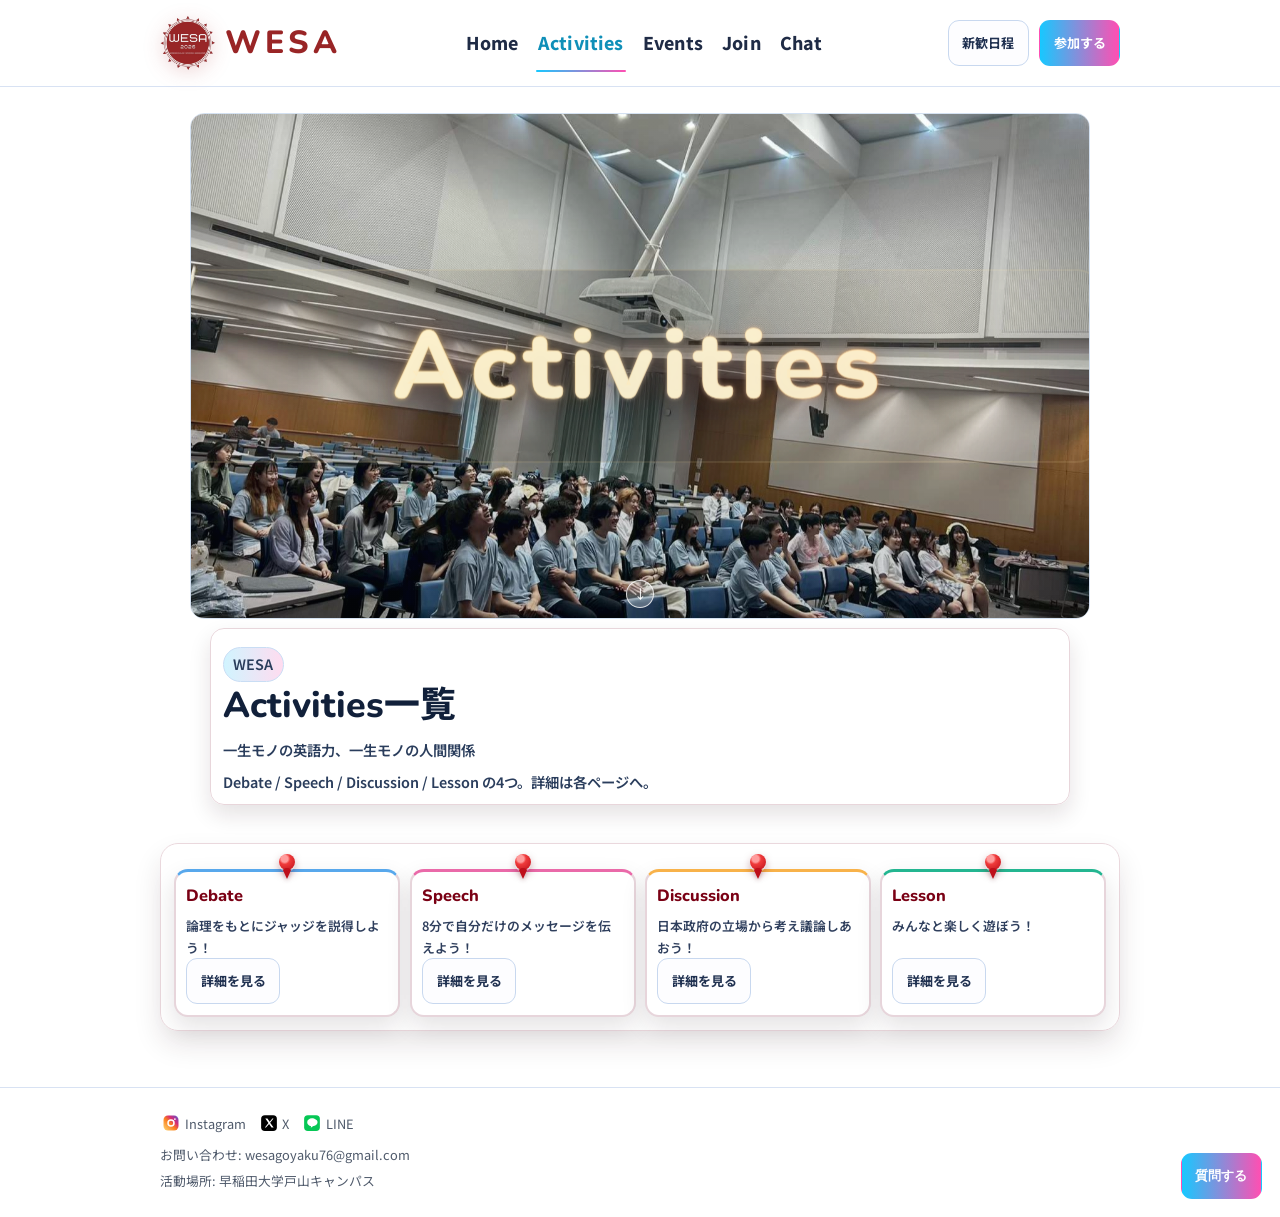
<file: activities.html>
<!DOCTYPE html>
<html lang="ja">
<head>
  <meta charset="UTF-8">
  <meta name="viewport" content="width=device-width, initial-scale=1.0">
  <title>WESA | Activities</title>
  <link rel="preconnect" href="https://fonts.googleapis.com">
  <link rel="preconnect" href="https://fonts.gstatic.com" crossorigin>
  <link href="https://fonts.googleapis.com/css2?family=Noto+Sans+JP:wght@400;700&display=swap" rel="stylesheet">
  <link rel="stylesheet" href="style.css">
</head>
<body class="page-activities">
  <header class="site-header">
    <div class="container header-row">
      <a href="index.html" class="logo logo-with-mark">
        <img class="logo-icon" src="WESA_icon.png" alt="" aria-hidden="true">
        <span class="logo-text">WESA</span>
      </a>
      <nav class="main-nav" aria-label="主要ナビゲーション">
        <a href="index.html">Home</a>
        <a href="index.html" aria-current="page">Activities</a>
        <a href="events.html">Events</a>
        <a href="join.html">Join</a>
        <a href="chat.html">Chat</a>
      </nav>
      <!--
      <a href="index.html" class="logo">Activities</a>
      <nav class="main-nav" aria-label="主要ナビゲーション">
        <a href="index.html">Home</a>
        <a href="index.html" aria-current="page">Activities</a>
        <a href="events.html">Events</a>
        <a href="join.html">Join</a>
        <a href="chat.html">Chat</a>
      </nav>
      -->
      <div class="header-cta">
        <a class="btn btn-secondary" href="events.html">新歓日程</a>
        <a class="btn btn-primary" href="join.html">参加する</a>
      </div>
    </div>
  </header>

  <main>
    <section class="hero">
      <div class="container">
        <div class="hero-media js-reveal">
          <img src="38.jpg" alt="活動一覧">
          <div class="hero-watermark luxe" aria-hidden="true">Activities</div>
          <div class="hero-scroll" aria-hidden="true">↓</div>
        </div>
        <div class="hero-copy js-reveal">
          <p class="wesa-highlight">WESA</p>
          <h1>Activities一覧</h1>
          <p>一生モノの英語力、一生モノの人間関係</p>
          <p>Debate / Speech / Discussion / Lesson の4つ。詳細は各ページへ。</p>
        </div>
      </div>
    </section>

    <section class="section js-reveal">
      <div class="container">
        <div class="grid grid-4">
          <article class="card activities-card debate">
            <h3>Debate</h3>
            <p>論理をもとにジャッジを説得しよう！</p>
            <div class="hero-actions"><a class="btn btn-secondary" href="debate.html">詳細を見る</a></div>
          </article>
          <article class="card activities-card speech">
            <h3>Speech</h3>
            <p>8分で自分だけのメッセージを伝えよう！</p>
            <div class="hero-actions"><a class="btn btn-secondary" href="speech.html">詳細を見る</a></div>
          </article>
          <article class="card activities-card discussion">
            <h3>Discussion</h3>
            <p>日本政府の立場から考え議論しあおう！</p>
            <div class="hero-actions"><a class="btn btn-secondary" href="discussion.html">詳細を見る</a></div>
          </article>
          <article class="card activities-card lesson">
            <h3>Lesson</h3>
            <p>みんなと楽しく遊ぼう！</p>
            <div class="hero-actions"><a class="btn btn-secondary" href="lesson.html">詳細を見る</a></div>
          </article>
        </div>
      </div>
    </section>
  </main>

  <footer class="site-footer">
    <div class="container footer-row">
      <div class="footer-links">
        <a href="https://www.instagram.com/wesa_2026/" target="_blank" rel="noopener noreferrer">Instagram</a>
        <a href="https://x.com/wesa_shinkan" target="_blank" rel="noopener noreferrer">X</a>
        <a href="https://line.me/" target="_blank" rel="noopener noreferrer">LINE</a>
      </div>
      <p>お問い合わせ: wesagoyaku76@gmail.com</p>
      <p>活動場所: 早稲田大学戸山キャンパス</p>
    </div>
  </footer>

  <button class="btn btn-primary chat-fab" data-chat-toggle>質問する</button>
  <aside class="chat-widget" data-chat-panel hidden>
    <h3>質問する</h3>
    <input type="text" data-chat-input placeholder="日程、活動内容、初心者向け情報などを聞いてください。">
    <div class="quick-list">
      <button data-question="schedule">新歓日程を教えて</button>
      <button data-question="beginner">初心者でも参加できる？</button>
      <button data-question="frequency">活動は週何回？</button>
      <button data-question="fee">参加費はある？</button>
      <button data-question="diff">Debate / Speech / Discussion / Lesson の違いは？</button>
    </div>
    <div class="hero-actions"><button class="btn btn-secondary" data-chat-send>回答する</button></div>
    <div class="answer-box" data-chat-answer>質問を選択してください。</div>
    <div class="related-links" data-chat-related></div>
  </aside>

  <script src="main.js" defer></script>
</body>
</html>
</file>
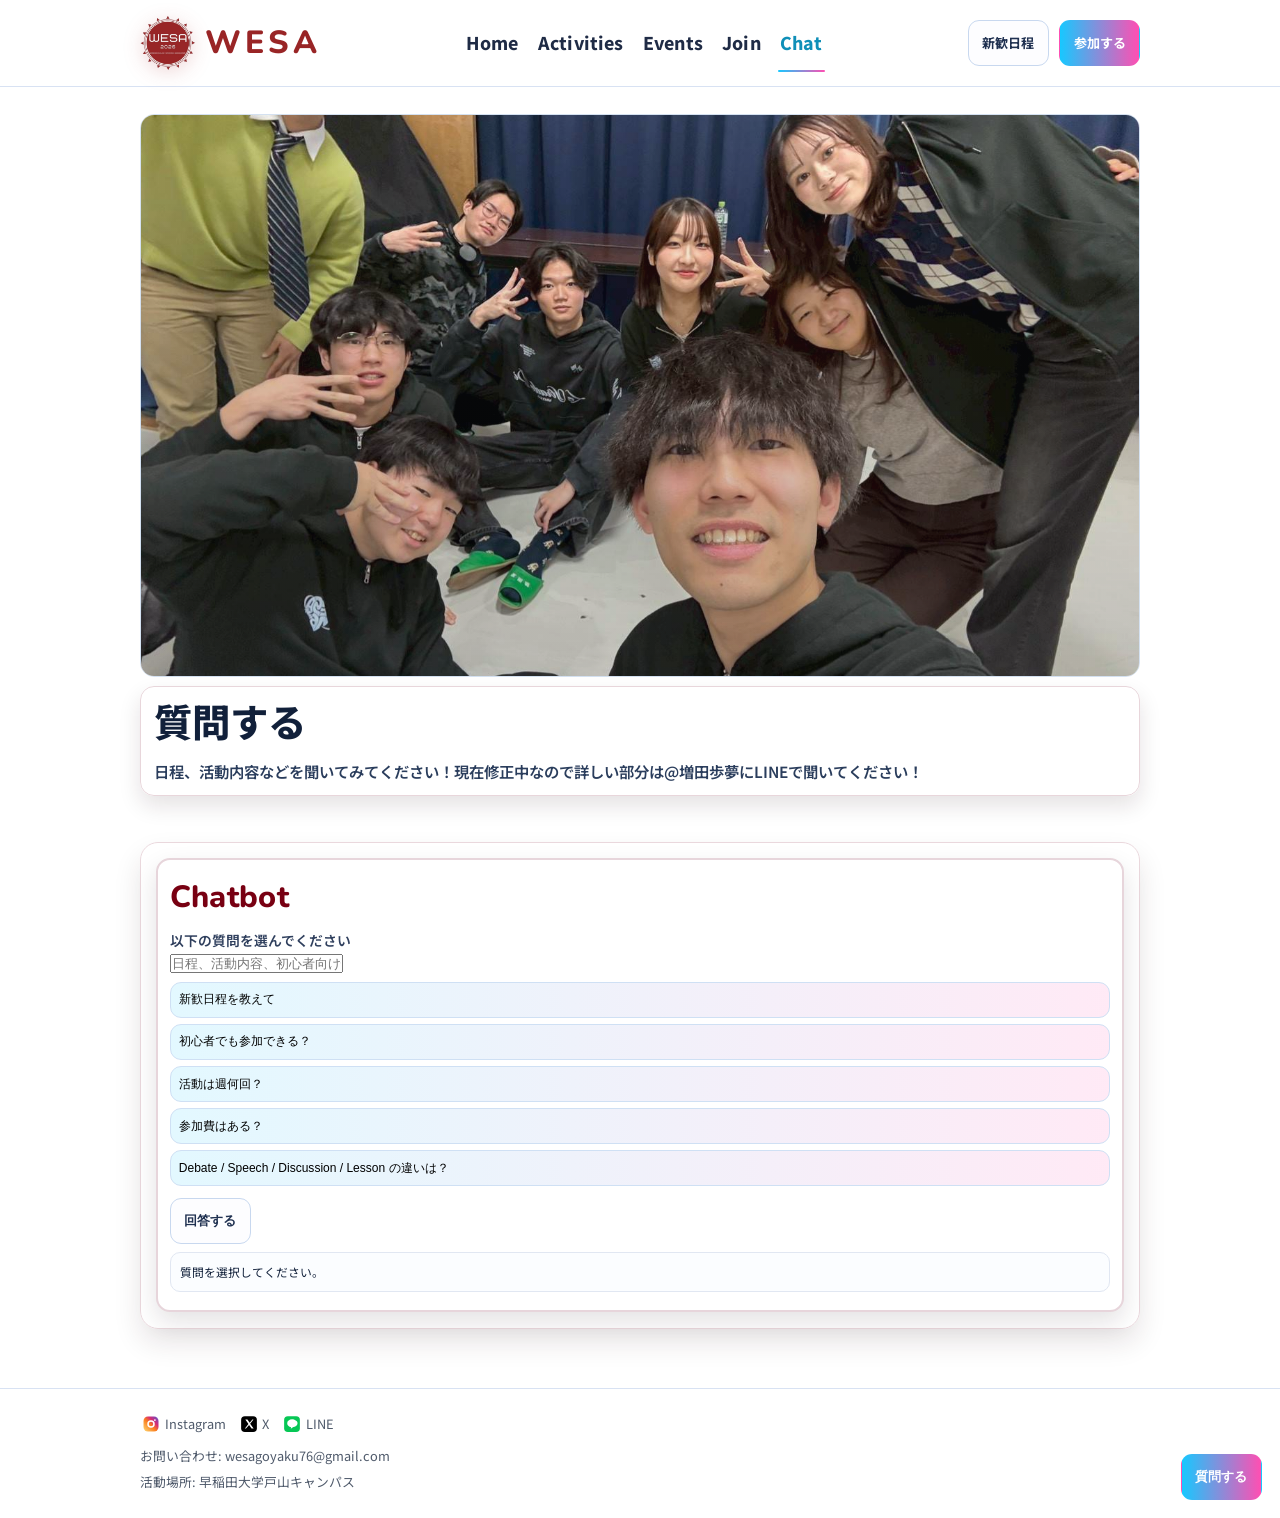
<file: chat.html>
﻿<!DOCTYPE html>
<html lang="ja">
<head>
  <meta charset="UTF-8">
  <meta name="viewport" content="width=device-width, initial-scale=1.0">
  <title>WESA | Chat</title>
  <link rel="preconnect" href="https://fonts.googleapis.com">
  <link rel="preconnect" href="https://fonts.gstatic.com" crossorigin>
  <link href="https://fonts.googleapis.com/css2?family=Noto+Sans+JP:wght@400;700&display=swap" rel="stylesheet">
  <link rel="stylesheet" href="style.css">
</head>
<body>
  <header class="site-header">
    <div class="container header-row">
      <a href="index.html" class="logo logo-with-mark">
        <img class="logo-icon" src="WESA_icon.png" alt="" aria-hidden="true">
        <span class="logo-text">WESA</span>
      </a>
      <!--<a href="index.html" class="logo">Q.A</a>-->
      <nav class="main-nav" aria-label="主要ナビゲーション">
        <a href="index.html">Home</a>
        <a href="activities.html">Activities</a>
        <a href="events.html">Events</a>
        <a href="join.html">Join</a>
        <a href="chat.html" aria-current="page">Chat</a>
      </nav>
      <div class="header-cta">
        <a class="btn btn-secondary" href="events.html">新歓日程</a>
        <a class="btn btn-primary" href="join.html">参加する</a>
      </div>
    </div>
  </header>

  <main>
    <section class="hero">
      <div class="container">
        <div class="hero-media js-reveal">
          <img src="76763.jpg" alt="質問対応イメージ">
        </div>
        <div class="hero-copy js-reveal">
          <h1>質問する</h1>
          <p>日程、活動内容などを聞いてみてください！現在修正中なので詳しい部分は@増田歩夢にLINEで聞いてください！</p>
        </div>
      </div>
    </section>

    <section class="section js-reveal">
      <div class="container">
        <div class="card" data-chat-panel>
          <h2>Chatbot</h2>
          <p>以下の質問を選んでください</p>
          <input type="text" data-chat-input placeholder="日程、活動内容、初心者向け情報などを聞いてください。">
          <div class="quick-list">
            <button data-question="schedule">新歓日程を教えて</button>
            <button data-question="beginner">初心者でも参加できる？</button>
            <button data-question="frequency">活動は週何回？</button>
            <button data-question="fee">参加費はある？</button>
            <button data-question="diff">Debate / Speech / Discussion / Lesson の違いは？</button>
          </div>
          <div class="hero-actions">
            <button class="btn btn-secondary" data-chat-send>回答する</button>
          </div>
          <div class="answer-box" data-chat-answer>質問を選択してください。</div>
          <div class="related-links" data-chat-related></div>
        </div>
      </div>
    </section>
  </main>

  <footer class="site-footer">
    <div class="container footer-row">
      <div class="footer-links">
        <a href="https://www.instagram.com/wesa_2026/" target="_blank" rel="noopener noreferrer">Instagram</a>
        <a href="https://x.com/wesa_shinkan" target="_blank" rel="noopener noreferrer">X</a>
        <a href="https://line.me/" target="_blank" rel="noopener noreferrer">LINE</a>
      </div>
      <p>お問い合わせ: wesagoyaku76@gmail.com</p>
      <p>活動場所: 早稲田大学戸山キャンパス</p>
    </div>
  </footer>

  <button class="btn btn-primary chat-fab" data-chat-toggle>質問する</button>
  <aside class="chat-widget" data-chat-panel hidden>
    <h3>質問する</h3>
    <input type="text" data-chat-input placeholder="日程、活動内容、初心者向け情報などを聞いてください。">
    <div class="quick-list">
      <button data-question="schedule">新歓日程を教えて</button>
      <button data-question="beginner">初心者でも参加できる？</button>
      <button data-question="frequency">活動は週何回？</button>
      <button data-question="fee">参加費はある？</button>
      <button data-question="diff">Debate / Speech / Discussion / Lesson の違いは？</button>
    </div>
    <div class="hero-actions">
      <button class="btn btn-secondary" data-chat-send>回答する</button>
    </div>
    <div class="answer-box" data-chat-answer>質問を選択してください。</div>
    <div class="related-links" data-chat-related></div>
  </aside>

  <script src="main.js" defer></script>
</body>
</html>
</file>
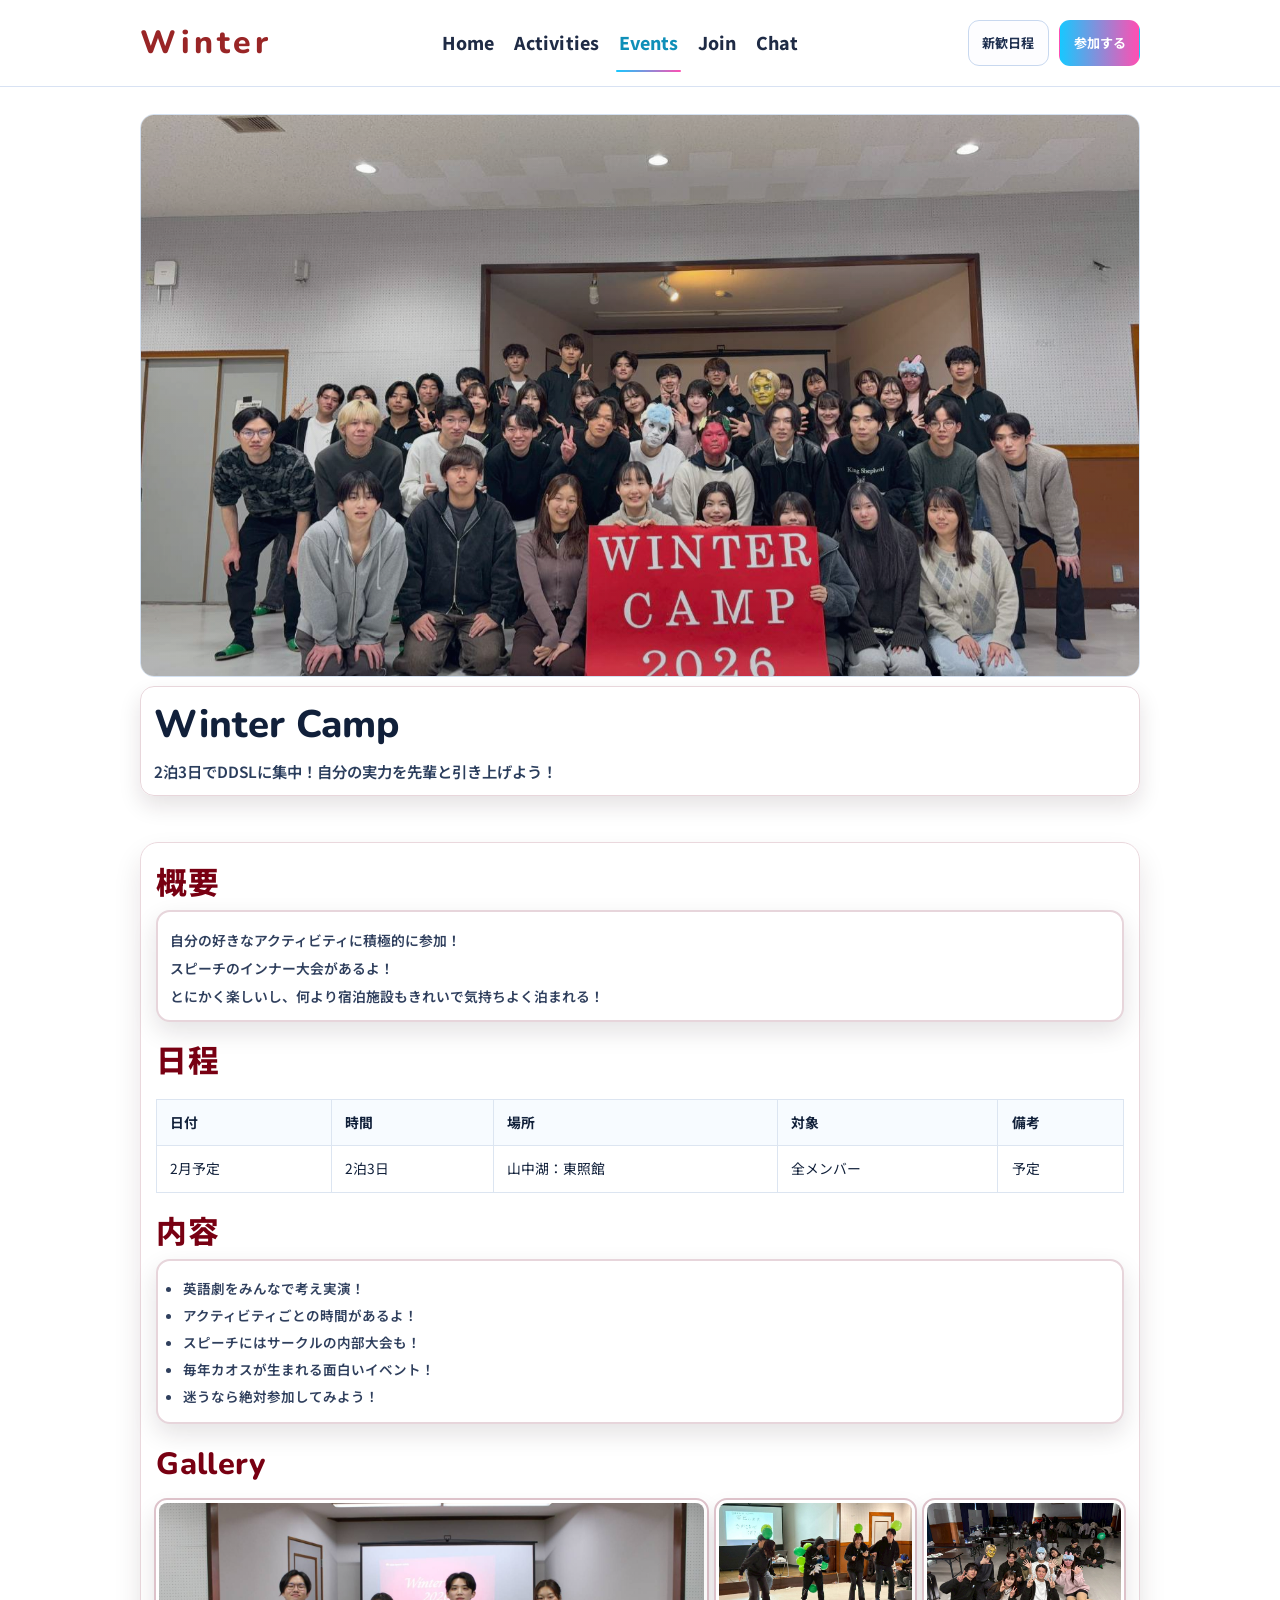
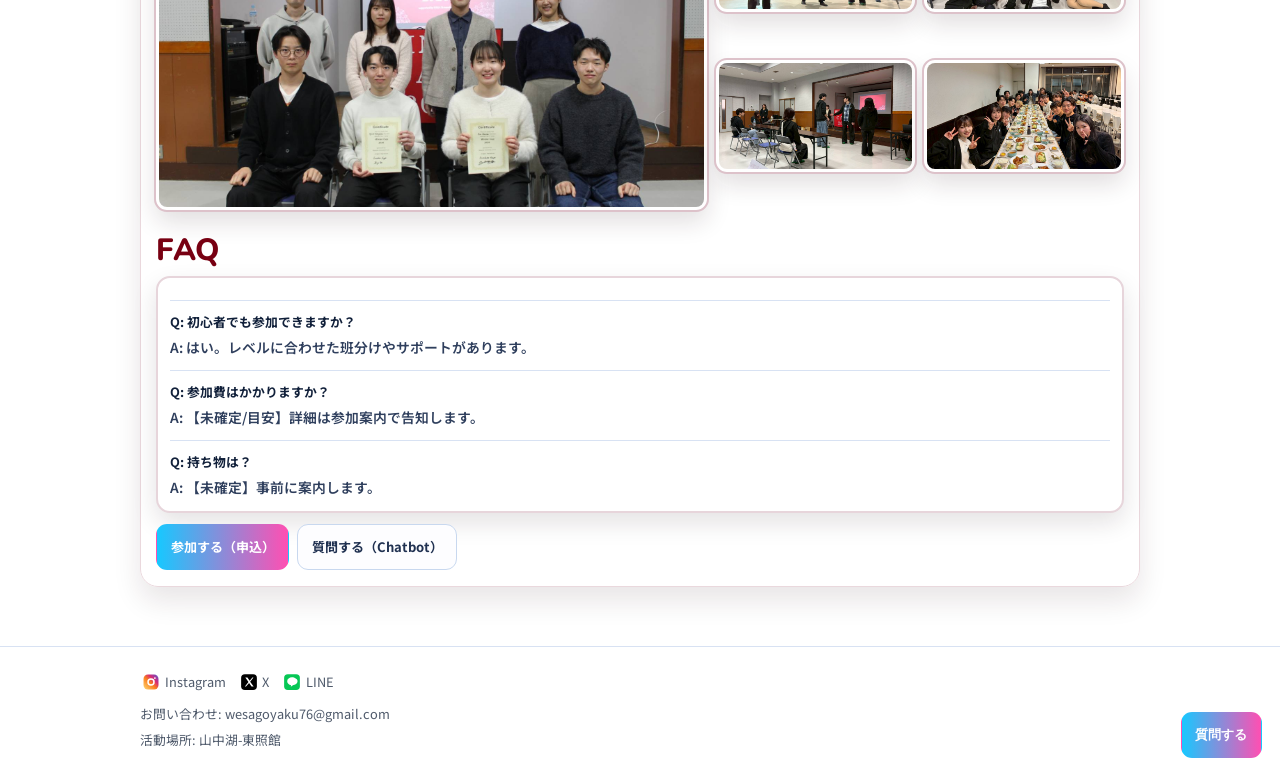
<file: winter-camp.html>
<!DOCTYPE html>
<html lang="ja">
<head>
  <meta charset="UTF-8">
  <meta name="viewport" content="width=device-width, initial-scale=1.0">
  <title>WESA | Winter Camp</title>
  <link rel="preconnect" href="https://fonts.googleapis.com">
  <link rel="preconnect" href="https://fonts.gstatic.com" crossorigin>
  <link href="https://fonts.googleapis.com/css2?family=Noto+Sans+JP:wght@400;700&display=swap" rel="stylesheet">
  <link rel="stylesheet" href="style.css">
</head>
<body class="camp-page">
  <header class="site-header">
    <div class="container header-row">
      <a href="index.html" class="logo">Winter</a>
      <nav class="main-nav" aria-label="主要ナビゲーション">
        <a href="index.html">Home</a>
        <a href="activities.html">Activities</a>
        <a href="index.html" aria-current="page">Events</a>
        <a href="join.html">Join</a>
        <a href="chat.html">Chat</a>
      </nav>
      <div class="header-cta">
        <a class="btn btn-secondary" href="index.html">新歓日程</a>
        <a class="btn btn-primary" href="join.html">参加する</a>
      </div>
    </div>
  </header>

  <main>
    <section class="hero">
      <div class="container">
        <div class="hero-media js-reveal"><img src="7.jpg" alt="Winter Campの写真"></div>
        <div class="hero-copy js-reveal">
          <h1>Winter Camp</h1>
          <p>2泊3日でDDSLに集中！自分の実力を先輩と引き上げよう！</p>
        </div>
      </div>
    </section>

    <section class="section js-reveal">
      <div class="container">
        <h2>概要</h2>
        <article class="card">
          <p>自分の好きなアクティビティに積極的に参加！</p>
          <p>スピーチのインナー大会があるよ！</p>
          <p>とにかく楽しいし、何より宿泊施設もきれいで気持ちよく泊まれる！</p>
        </article>

        <h2 style="margin-top:1.1rem;">日程</h2>
        <div class="table-wrap">
          <table>
            <thead>
              <tr><th>日付</th><th>時間</th><th>場所</th><th>対象</th><th>備考</th></tr>
            </thead>
            <tbody>
              <tr><td>2月予定</td><td>2泊3日</td><td>山中湖：東照館</td><td>全メンバー</td><td>予定</td></tr>
            </tbody>
          </table>
        </div>

        <h2 style="margin-top:1.1rem;">内容</h2>
        <article class="card">
          <ul>
            <li>英語劇をみんなで考え実演！</li>
            <li>アクティビティごとの時間があるよ！</li>
            <li>スピーチにはサークルの内部大会も！</li>
            <li>毎年カオスが生まれる面白いイベント！</li>
            <li>迷うなら絶対参加してみよう！</li>
          </ul>
        </article>

        <h2 style="margin-top:1.1rem;">Gallery</h2>
        <div class="gallery">
          <img class="gallery-main" src="176212_0.jpg" alt="Winter Camp メイン">
          <div class="gallery-mini">
            <img src="176213_0.jpg" alt="Winter Camp 1">
            <img src="176214_0.jpg" alt="Winter Camp 2">
            <img src="176215_0.jpg" alt="Winter Camp 3">
            <img src="176216_0.jpg" alt="Winter Camp 4">
          </div>
        </div>

        <h2 style="margin-top:1.1rem;">FAQ</h2>
        <dl class="card">
          <div class="faq-item"><dt>Q: 初心者でも参加できますか？</dt><dd>A: はい。レベルに合わせた班分けやサポートがあります。</dd></div>
          <div class="faq-item"><dt>Q: 参加費はかかりますか？</dt><dd>A: 【未確定/目安】詳細は参加案内で告知します。</dd></div>
          <div class="faq-item"><dt>Q: 持ち物は？</dt><dd>A: 【未確定】事前に案内します。</dd></div>
        </dl>

        <div class="hero-actions">
          <a class="btn btn-primary" href="join.html">参加する（申込）</a>
          <a class="btn btn-secondary" href="chat.html">質問する（Chatbot）</a>
        </div>
      </div>
    </section>
  </main>

  <footer class="site-footer">
    <div class="container footer-row">
      <div class="footer-links">
        <a href="https://www.instagram.com/wesa_2026/" target="_blank" rel="noopener noreferrer">Instagram</a>
        <a href="https://x.com/wesa_shinkan" target="_blank" rel="noopener noreferrer">X</a>
        <a href="https://line.me/" target="_blank" rel="noopener noreferrer">LINE</a>
      </div>
      <p>お問い合わせ: wesagoyaku76@gmail.com</p>
      <p>活動場所: 山中湖-東照館</p>
    </div>
  </footer>

  <button class="btn btn-primary chat-fab" data-chat-toggle>質問する</button>
  <aside class="chat-widget" data-chat-panel hidden>
    <h3>質問する</h3>
    <input type="text" data-chat-input placeholder="日程、活動内容、初心者向け情報などを聞いてください。">
    <div class="quick-list">
      <button data-question="schedule">新歓日程を教えて</button>
      <button data-question="beginner">初心者でも参加できる？</button>
      <button data-question="frequency">活動は週何回？</button>
      <button data-question="fee">参加費はある？</button>
      <button data-question="diff">Debate / Speech / Discussion / Lesson の違いは？</button>
    </div>
    <div class="hero-actions"><button class="btn btn-secondary" data-chat-send>回答する</button></div>
    <div class="answer-box" data-chat-answer>質問を選択してください。</div>
    <div class="related-links" data-chat-related></div>
  </aside>

  <script src="main.js" defer></script>
</body>
</html>
</file>
<file: style.css>
﻿@import url('https://fonts.googleapis.com/css2?family=Noto+Sans+JP:wght@400;500;700;800&family=Nunito:wght@700;800&display=swap');

:root {
  --text: #11203a;
  --muted: #4f607d;
  --line: #d8e2f3;
  --card: #ffffff;
  --shadow: 0 9px 24px rgba(22, 34, 68, 0.12);
  --radius: 14px;
  --accent-a: #17c8ff;
  --accent-b: #ff4fb2;
  --accent-c: #7657ff;
  --dur-fast: 820ms;
  --dur-mid: 1280ms;
  --ease-pop: cubic-bezier(0.2, 0.9, 0.22, 1.12);
}

* {
  box-sizing: border-box;
  margin: 0;
  padding: 0;
}

html {
  width: 100%;
  font-size: 80%;
}

body {
  width: 100%;
}

body {
  font-family: "Noto Sans JP", "Hiragino Kaku Gothic ProN", Meiryo, sans-serif;
  color: var(--text);
  font-size: 1rem;
  background: #ffffff;
  line-height: 1.7;
  opacity: 1;
  transform: none;
  transition: opacity var(--dur-mid) ease, transform var(--dur-mid) ease;
  position: relative;
  overflow-x: hidden;
}

body::before,
body::after {
  content: "";
  position: fixed;
  inset: 0;
  pointer-events: none;
  z-index: -1;
}

body::before {
  background: none;
  background-repeat: no-repeat;
  opacity: 0;
  filter: blur(100px);
  animation: mesh-float 26s ease-in-out infinite alternate;
}

body::after {
  background: none;
  opacity: 0;
}

body.page-ready {
  opacity: 1;
  transform: translateY(0);
}

body.page-leave {
  opacity: 0;
  transform: translateY(10px);
}

a {
  color: inherit;
  text-decoration: none;
}

img {
  display: block;
  width: 100%;
  height: auto;
}

.container {
  width: min(1000px, 88vw);
  margin: 0 auto;
}

.site-header {
  position: fixed;
  inset: 0 0 auto 0;
  z-index: 100;
  background: rgba(255, 255, 255, 0.9);
  border-bottom: 1px solid var(--line);
  backdrop-filter: blur(9px);
  transition: box-shadow var(--dur-fast) ease;
}

.site-header.is-scrolled {
  box-shadow: 0 10px 26px rgba(19, 34, 71, 0.15);
}

.header-row {
  min-height: 86px;
  display: flex;
  align-items: center;
  justify-content: space-between;
  gap: 1rem;
  flex-wrap: nowrap;
}

.logo {
  font-family: "Nunito", "Noto Sans JP", sans-serif;
  font-weight: 800;
  letter-spacing: 0.12em;
  font-size: clamp(1.8rem, 3vw, 2.5rem);
  color: rgb(153, 37, 38);
  /* background: linear-gradient(90deg, var(--accent-a), var(--accent-b));
  -webkit-background-clip: text;
  background-clip: text;
  color: transparent;
  text-shadow: 0 2px 0 rgba(17, 32, 58, 0.08); */
}

.logo-with-mark {
  display: inline-flex;
  align-items: center;
  gap: 0.72rem;
}

.logo-icon {
  width: clamp(42px, 4.4vw, 56px);
  aspect-ratio: 1;
  flex: 0 0 auto;
  display: block;
  filter: drop-shadow(0 4px 10px rgba(166, 31, 36, 0.18));
}

.logo-text {
  display: inline-block;
}

.main-nav {
  display: flex;
  gap: 1.18rem;
  font-size: 1.12rem;
  color: #1f2b45;
  flex-wrap: nowrap;
  white-space: nowrap;
}

.main-nav a,
.footer-links a {
  position: relative;
  padding: 0.48rem 0.16rem;
  transition: color var(--dur-fast) ease;
}

.main-nav a {
  display: inline-flex;
  align-items: center;
  min-height: 54px;
  font-size: clamp(1.16rem, 1.7vw, 1.38rem);
  font-weight: 800;
  letter-spacing: 0.01em;
  white-space: nowrap;
}

.main-nav a:hover,
.main-nav a[aria-current="page"],
.footer-links a:hover {
  color: #0f8fb8;
}

.main-nav a::after,
.footer-links a::after {
  content: "";
  position: absolute;
  left: 0;
  right: 0;
  bottom: -2px;
  height: 2px;
  border-radius: 999px;
  background: linear-gradient(90deg, var(--accent-a), var(--accent-b));
  transform-origin: left center;
  transform: scaleX(0);
  transition: transform var(--dur-mid) var(--ease-pop);
}

.main-nav a:hover::after,
.main-nav a[aria-current="page"]::after,
.footer-links a:hover::after {
  transform: scaleX(1);
}

.header-cta {
  display: flex;
  gap: 0.8rem;
  flex-wrap: nowrap;
  white-space: nowrap;
}

.btn {
  position: relative;
  overflow: hidden;
  display: inline-flex;
  align-items: center;
  justify-content: center;
  min-height: 46px;
  padding: 0 1.05rem;
  border: 1px solid var(--line);
  border-radius: 11px;
  background: #fff;
  font-size: 1.02rem;
  font-weight: 700;
  transition: transform var(--dur-fast) var(--ease-pop), border-color var(--dur-fast) ease, box-shadow var(--dur-fast) ease;
}

.btn::before {
  content: "";
  position: absolute;
  inset: 0;
  background: linear-gradient(110deg, transparent 10%, rgba(255, 255, 255, 0.44) 44%, transparent 82%);
  transform: translateX(-120%);
  transition: transform 780ms ease;
}

.btn:hover::before {
  transform: translateX(120%);
}

.btn:hover {
  transform: translateY(-3px);
  box-shadow: 0 12px 24px rgba(20, 34, 64, 0.15);
}

.btn.is-pressed {
  transform: scale(0.95);
}

.btn-primary {
  background: linear-gradient(90deg, var(--accent-a), var(--accent-b));
  border-color: transparent;
  color: #fff;
}

.btn-secondary {
  border-color: #c8d8ef;
  color: #203151;
  background: #fdfdff;
}

.header-cta .btn-primary {
  animation: cta-pulse 4s ease-in-out infinite;
}

main {
  padding-top: 106px;
}

.hero {
  padding: 0.65rem 0 1.7rem;
}

.hero-media {
  position: relative;
  aspect-ratio: 16 / 9;
  border-radius: var(--radius);
  overflow: hidden;
  border: 1px solid #d4e1f1;
}

.hero-media img {
  height: 100%;
  object-fit: cover;
  transform: scale(1.03);
  animation: hero-in var(--dur-mid) var(--ease-pop) both;
}

.hero-media::after {
  content: "";
  position: absolute;
  inset: 0;
  background: linear-gradient(180deg, rgba(255, 255, 255, 0.04), rgba(10, 20, 36, 0.2));
}

.hero-watermark {
  position: absolute;
  left: 50%;
  top: 50%;
  transform: translate(-50%, -50%);
  z-index: 2;
  text-align: center;
  width: min(92%, 1040px);
  color: rgba(255, 255, 255, 0.82);
  font-family: "Nunito", "Noto Sans JP", sans-serif;
  font-size: clamp(2.8rem, 10vw, 7.4rem);
  font-weight: 800;
  letter-spacing: 0.06em;
  text-shadow: 0 8px 26px rgba(12, 20, 33, 0.2);
}

.hero-watermark::before {
  content: "";
  position: absolute;
  inset: -8% -4%;
  z-index: -1;
  border-radius: 26px;
  backdrop-filter: blur(2px);
  background: radial-gradient(circle at center, rgba(0, 0, 0, 0.14), rgba(255, 255, 255, 0.09) 68%, transparent 100%);
}

.hero-watermark.luxe {
  color: rgba(255, 246, 214, 0.9);
  letter-spacing: 0.08em;
  -webkit-text-stroke: 1px rgba(255, 234, 186, 0.65);
  text-shadow:
    0 10px 24px rgba(10, 12, 25, 0.38),
    0 0 24px rgba(255, 199, 92, 0.24),
    0 0 40px rgba(224, 64, 120, 0.15);
  background: linear-gradient(120deg, rgba(255, 244, 207, 0.92), rgba(255, 214, 124, 0.92) 34%, rgba(255, 240, 214, 0.94) 52%, rgba(252, 164, 88, 0.9) 78%, rgba(255, 232, 188, 0.92));
  -webkit-background-clip: text;
  background-clip: text;
  animation: watermark-slide-in 980ms cubic-bezier(0.2, 0.9, 0.22, 1.04) 120ms both, luxe-sheen 5.2s linear 1.2s infinite;
}

.hero-watermark.luxe::before {
  inset: -10% -6%;
  background: radial-gradient(circle at center, rgba(2, 4, 10, 0.26), rgba(255, 232, 188, 0.12) 64%, transparent 100%);
  border: 1px solid rgba(255, 227, 172, 0.2);
}

.hero-scroll {
  position: absolute;
  left: 50%;
  bottom: 10px;
  transform: translateX(-50%);
  z-index: 3;
  width: 28px;
  height: 28px;
  border-radius: 999px;
  border: 1px solid rgba(255, 255, 255, 0.78);
  background: rgba(255, 255, 255, 0.28);
  color: #fff;
  display: grid;
  place-items: center;
  animation: scroll-pop 2.8s ease-in-out infinite;
}

.hero-copy {
  margin-top: 0.75rem;
  padding: 0.9rem 1rem;
  width: 100%;
  max-width: 100%;
  background: rgba(255, 255, 255, 0.92);
  border: 1px solid #e8d6db;
  border-radius: 14px;
  box-shadow: 0 10px 22px rgba(44, 18, 28, 0.12);
}

.hero h1,
.hero h2 {
  font-family: "Nunito", "Noto Sans JP", sans-serif;
  font-size: clamp(1.85rem, 4.2vw, 3rem);
  font-weight: 800;
  line-height: 1.35;
}

.hero p {
  margin-top: 0.58rem;
  color: #2a3d5c;
  font-size: clamp(1rem, 2vw, 1.2rem);
  font-weight: 600;
}

.hero-catchcopy {
  position: relative;
  display: inline-flex;
  width: fit-content;
  max-width: 100%;
  margin-top: 0.35rem;
  padding: 0.24rem 1.05rem 0.32rem;
  font-size: clamp(0.86rem, 2.9vw, 2.75rem);
  font-weight: 900;
  letter-spacing: 0.025em;
  white-space: nowrap;
  word-break: keep-all;
  color: #0b1c38;
  text-shadow: 0 6px 18px rgba(19, 42, 79, 0.24);
  border-radius: 12px;
  background: linear-gradient(90deg, rgba(255, 255, 255, 0.84), rgba(255, 246, 248, 0.82));
  clip-path: none;
  animation: catchcopy-glow 3.4s ease-in-out 800ms infinite;
}

.hero-catchcopy::after {
  content: "";
  position: absolute;
  left: 0.62rem;
  right: 0.62rem;
  bottom: -6px;
  height: 4px;
  border-radius: 999px;
  background: linear-gradient(90deg, #8e0000, #e64078);
  opacity: 0.9;
}

.hero-actions {
  margin-top: 0.9rem;
  display: flex;
  flex-wrap: wrap;
  gap: 0.62rem;
}

.section {
  padding: 1.8rem 0;
}

.section > .container {
  background: rgba(255, 255, 255, 0.92);
  border: 1px solid #ead8dd;
  border-radius: 18px;
  padding: clamp(0.9rem, 2vw, 1.2rem);
  box-shadow: 0 14px 28px rgba(44, 18, 28, 0.11);
}

.section h2 {
  font-family: "Nunito", "Noto Sans JP", sans-serif;
  font-size: clamp(1.7rem, 3.4vw, 2.4rem);
  font-weight: 800;
  color: #780012;
}

.section > .container > p {
  margin-top: 0.52rem;
  color: #2e4161;
  font-size: clamp(1rem, 1.8vw, 1.14rem);
  font-weight: 600;
}

.grid {
  margin-top: 0.9rem;
  display: grid;
  gap: 0.9rem;
}

.grid-3 {
  grid-template-columns: repeat(3, minmax(0, 1fr));
}

.grid-4 {
  grid-template-columns: repeat(4, minmax(0, 1fr));
}

.grid-5 {
  grid-template-columns: repeat(5, minmax(0, 1fr));
}

.card {
  position: relative;
  background: #ffffff;
  border: 2px solid #e7d5db;
  border-radius: var(--radius);
  box-shadow: 0 10px 24px rgba(34, 20, 28, 0.12);
  padding: 0.9rem;
}

.card h3 {
  font-family: "Nunito", "Noto Sans JP", sans-serif;
  font-size: clamp(1.12rem, 2.2vw, 1.48rem);
  font-weight: 800;
  color: #7a0014;
}

.card p,
.card li,
.card dd {
  margin-top: 0.38rem;
  color: #2f3f5d;
  font-size: clamp(0.96rem, 1.7vw, 1.08rem);
  font-weight: 600;
}

.card ul {
  margin: 0.45rem 0 0.2rem 1rem;
}

.meta {
  color: #647089;
  font-size: 0.94rem;
}

.activities-card {
  display: flex;
  flex-direction: column;
  border-top: 3px solid transparent;
  transition: transform var(--dur-fast) var(--ease-pop), box-shadow var(--dur-fast) ease, background-color var(--dur-fast) ease;
}

.activities-card .hero-actions {
  margin-top: auto;
}

.activities-card::after {
  content: "";
  position: absolute;
  left: 11px;
  right: 11px;
  bottom: 10px;
  height: 2px;
  border-radius: 999px;
  background: linear-gradient(90deg, var(--accent-a), var(--accent-b));
  transform-origin: left center;
  transform: scaleX(0);
  transition: transform var(--dur-mid) var(--ease-pop);
}

.activities-card::before {
  content: "";
  position: absolute;
  top: 8px;
  right: 8px;
  width: 14px;
  height: 14px;
  border-radius: 999px;
  background: rgba(23, 200, 255, 0.35);
  opacity: 0;
  transform: scale(0.5);
  transition: opacity var(--dur-fast) ease, transform var(--dur-fast) var(--ease-pop);
}

.activities-card:hover {
  transform: translateY(-4px) scale(1.03);
  box-shadow: 0 16px 30px rgba(22, 34, 68, 0.18);
}

.activities-card:hover::after {
  transform: scaleX(1);
}

.activities-card:hover::before {
  opacity: 1;
  transform: scale(1.2);
}

.activities-card.debate {
  border-top-color: #58a8ec;
}

.activities-card.speech {
  border-top-color: #ea6aa9;
}

.activities-card.discussion {
  border-top-color: #f8b24a;
}

.activities-card.lesson {
  border-top-color: #24b691;
}

.activities-card.debate:hover {
  background: rgba(88, 168, 236, 0.15);
}

.activities-card.speech:hover {
  background: rgba(234, 106, 169, 0.15);
}

.activities-card.discussion:hover {
  background: rgba(248, 178, 74, 0.17);
}

.activities-card.lesson:hover {
  background: rgba(36, 182, 145, 0.16);
}

.events-card {
  transition: transform var(--dur-fast) var(--ease-pop), box-shadow var(--dur-fast) ease, background-color var(--dur-fast) ease;
}

.events-card::after {
  content: "";
  position: absolute;
  left: 11px;
  right: 11px;
  bottom: 10px;
  height: 2px;
  border-radius: 999px;
  background: linear-gradient(90deg, #ff8b3d, #ff4fb2);
  transform-origin: left center;
  transform: scaleX(0);
  transition: transform var(--dur-mid) var(--ease-pop);
}

.events-card::before {
  content: "";
  position: absolute;
  top: 10px;
  right: 10px;
  width: 12px;
  height: 12px;
  border-radius: 999px;
  background: rgba(255, 139, 61, 0.36);
  opacity: 0;
  transform: scale(0.5);
  transition: opacity var(--dur-fast) ease, transform var(--dur-fast) var(--ease-pop);
}

.events-card:hover {
  transform: translateY(-4px) scale(1.02);
  box-shadow: 0 16px 30px rgba(22, 34, 68, 0.18);
  background: rgba(255, 143, 94, 0.09);
}

.events-card:hover::after {
  transform: scaleX(1);
}

.events-card:hover::before {
  opacity: 1;
  transform: scale(1.2);
}

.timeline {
  margin-top: 1rem;
  display: flex;
  flex-wrap: wrap;
  gap: 0.5rem;
}

.timeline-step {
  display: inline-flex;
  align-items: center;
  min-height: 37px;
  padding: 0 0.8rem;
  border-radius: 999px;
  border: 1px solid #d2e0f0;
  background: #fcfdff;
  font-size: 1.03rem;
}

.power-grid {
  margin-top: 1rem;
  display: grid;
  grid-template-columns: repeat(2, minmax(0, 1fr));
  gap: 0.7rem;
}

.power-item {
  display: grid;
  grid-template-columns: 22px 1fr;
  gap: 0.6rem;
}

.power-dot {
  width: 15px;
  height: 15px;
  border-radius: 999px;
  margin-top: 0.26rem;
  background: linear-gradient(180deg, var(--accent-a), var(--accent-b));
}

.step-grid {
  margin-top: 0.95rem;
  display: grid;
  grid-template-columns: repeat(3, minmax(0, 1fr));
  gap: 0.8rem;
}

.step-card {
  border: 1px dashed #c6d7ef;
  background: #fbfcff;
}

.tab-head {
  display: flex;
  gap: 0.5rem;
  margin-top: 0.6rem;
}

.tab-btn {
  min-height: 35px;
  padding: 0 0.8rem;
  border: 1px solid #d4deec;
  border-radius: 999px;
  background: #fff;
  font-size: 0.95rem;
  cursor: pointer;
}

.tab-btn[aria-selected="true"] {
  border-color: #99cdee;
  background: linear-gradient(90deg, rgba(44, 200, 242, 0.2), rgba(255, 94, 178, 0.2));
}

.tab-panel {
  margin-top: 0.7rem;
}

.tab-panel[hidden] {
  display: none;
}

.table-wrap {
  overflow-x: auto;
  margin-top: 0.8rem;
}

table {
  width: 100%;
  border-collapse: collapse;
  font-size: 1rem;
}

th,
td {
  border: 1px solid #dce5f1;
  padding: 0.62rem;
  text-align: left;
  vertical-align: top;
}

th {
  background: #f7fbff;
  font-weight: 700;
}

.wide-schedule-table {
  min-width: 980px;
}

.wide-schedule-table th,
.wide-schedule-table td {
  padding: 0.82rem 1rem;
}

.camp-page .table-wrap table {
  font-size: 1.08rem;
}

.camp-page .table-wrap th,
.camp-page .table-wrap td {
  padding: 0.86rem 1.02rem;
}

.camp-page .section article.card > ul li,
.camp-page .event-detail-list li {
  font-size: 1.06rem;
  line-height: 1.62;
}

.gallery {
  margin-top: 0.8rem;
  display: grid;
  grid-template-columns: 1.35fr 1fr;
  gap: 0.72rem;
}

.gallery-main,
.gallery-mini img {
  border-radius: 11px;
  border: 3px solid #ffffff;
  outline: 2px solid #ddc2ca;
  overflow: hidden;
  aspect-ratio: 16 / 9;
  object-fit: cover;
  box-shadow: 0 12px 24px rgba(44, 18, 28, 0.14);
}

.gallery-mini {
  display: grid;
  grid-template-columns: repeat(2, minmax(0, 1fr));
  gap: 0.72rem;
}

.gallery-mini img,
.gallery-main {
  transition: transform var(--dur-fast) var(--ease-pop), border-color var(--dur-fast) ease;
  cursor: zoom-in;
}

.gallery-mini img:hover,
.gallery-main:hover {
  transform: translateY(-2px) scale(1.05);
  border-color: #90c4ef;
}

.faq-item {
  border-top: 1px solid var(--line);
  padding-top: 0.8rem;
  margin-top: 0.8rem;
}

.faq-item dt {
  font-weight: 700;
}

.faq-item dd {
  margin-top: 0.25rem;
}

.site-footer {
  margin-top: 2.8rem;
  border-top: 1px solid var(--line);
  padding: 1.45rem 0 2rem;
  color: #4f5a6b;
  font-size: 1rem;
}

.footer-row {
  display: grid;
  gap: 0.3rem;
}

.footer-links {
  display: flex;
  flex-wrap: wrap;
  gap: 0.78rem;
}

.footer-links a {
  display: inline-flex;
  align-items: center;
  gap: 0.35rem;
}

.footer-links a[href*="instagram.com"]::before,
.footer-links a[href*="x.com"]::before,
.footer-links a[href*="line.me"]::before {
  content: "";
  width: 18px;
  height: 18px;
  background-size: contain;
  background-repeat: no-repeat;
  background-position: center;
}

.footer-links a[href*="instagram.com"]::before {
  background-image: url("data:image/svg+xml,%3Csvg xmlns='http://www.w3.org/2000/svg' viewBox='0 0 24 24'%3E%3Cdefs%3E%3ClinearGradient id='ig' x1='0' y1='1' x2='1' y2='0'%3E%3Cstop offset='0' stop-color='%23feda75'/%3E%3Cstop offset='0.45' stop-color='%23fa7e1e'/%3E%3Cstop offset='0.68' stop-color='%23d62976'/%3E%3Cstop offset='1' stop-color='%234f5bd5'/%3E%3C/linearGradient%3E%3C/defs%3E%3Crect x='2' y='2' width='20' height='20' rx='6' fill='url(%23ig)'/%3E%3Ccircle cx='12' cy='12' r='4' fill='none' stroke='white' stroke-width='2'/%3E%3Ccircle cx='17.2' cy='6.8' r='1.2' fill='white'/%3E%3C/svg%3E");
}

.footer-links a[href*="line.me"]::before {
  background-image: url("data:image/svg+xml,%3Csvg xmlns='http://www.w3.org/2000/svg' viewBox='0 0 24 24'%3E%3Crect x='1.5' y='1.5' width='21' height='21' rx='5' fill='%2306c755'/%3E%3Cpath d='M12 5.8c-3.5 0-6.4 2.3-6.4 5.2 0 2.6 2.2 4.8 5.2 5.2l-.4 2.2 2.9-2.2H13c3.5 0 6.4-2.3 6.4-5.2S15.5 5.8 12 5.8z' fill='white'/%3E%3C/svg%3E");
}

.footer-links a[href*="x.com"]::before {
  background-image: url("data:image/svg+xml,%3Csvg xmlns='http://www.w3.org/2000/svg' viewBox='0 0 24 24'%3E%3Crect x='1.5' y='1.5' width='21' height='21' rx='5' fill='%23000'/%3E%3Cpath d='M7.1 6h2.8l3 4.3L16.5 6H18l-4.5 5.5L18.2 18h-2.8l-3.3-4.7L8 18H6.5l4.8-5.9L7.1 6z' fill='white'/%3E%3C/svg%3E");
}

.chat-fab {
  position: fixed;
  right: 18px;
  bottom: 18px;
  z-index: 120;
  animation: pop-in var(--dur-mid) var(--ease-pop) both;
}

.chat-widget {
  position: fixed;
  right: 18px;
  bottom: 68px;
  z-index: 120;
  width: min(360px, calc(100vw - 28px));
  background: linear-gradient(170deg, #ffffff, #f8fcff);
  border: 1px solid #d9e3f2;
  border-radius: 14px;
  box-shadow: 0 12px 27px rgba(19, 35, 69, 0.16);
  padding: 0.8rem;
  opacity: 0;
  transform: translateY(10px) scale(0.93);
  transition: opacity var(--dur-mid) ease, transform var(--dur-mid) var(--ease-pop);
}

.chat-widget::before {
  content: "";
  position: absolute;
  right: -16px;
  top: -14px;
  width: 54px;
  height: 54px;
  border-radius: 999px;
  background: radial-gradient(circle, rgba(255, 79, 178, 0.28), rgba(23, 200, 255, 0.14), transparent);
}

.chat-widget[hidden] {
  display: none;
}

.chat-widget.is-open {
  opacity: 1;
  transform: translateY(0) scale(1);
}

.chat-widget h3 {
  font-family: "Nunito", "Noto Sans JP", sans-serif;
  font-size: 1.15rem;
}

.chat-widget input {
  margin-top: 0.62rem;
  width: 100%;
  min-height: 40px;
  border: 1px solid #d4dfef;
  border-radius: 10px;
  padding: 0 0.64rem;
  font-size: 1rem;
}

.quick-list {
  margin-top: 0.62rem;
  display: grid;
  grid-template-columns: 1fr;
  gap: 0.48rem;
}

.quick-list button {
  text-align: left;
  min-height: 36px;
  border: 1px solid #cfe0f4;
  border-radius: 11px;
  background: linear-gradient(90deg, rgba(23, 200, 255, 0.12), rgba(255, 79, 178, 0.12));
  padding: 0 0.62rem;
  font-size: 0.94rem;
  cursor: pointer;
  transition: transform var(--dur-fast) var(--ease-pop), border-color var(--dur-fast) ease;
}

.quick-list button:hover {
  transform: translateY(-2px) scale(1.02);
  border-color: #a6c8ea;
}

.answer-box {
  margin-top: 0.66rem;
  border: 1px solid #e1e7f2;
  background: #fbfdff;
  border-radius: 10px;
  padding: 0.68rem;
  font-size: 0.92rem;
}

.related-links {
  margin-top: 0.56rem;
  display: flex;
  flex-wrap: wrap;
  gap: 0.45rem;
}

.related-links a {
  border: 1px solid #d5e1f1;
  border-radius: 999px;
  padding: 0.21rem 0.6rem;
  font-size: 0.84rem;
  background: #fff;
}

.line-entry {
  margin-bottom: 0.9rem;
  display: inline-flex;
  align-items: center;
  gap: 0.62rem;
  align-self: center;
  border: 1px solid #cfe0f4;
  border-radius: 999px;
  padding: 0.5rem 0.9rem;
  background: #fff;
  color: #21304d;
  font-weight: 800;
  font-size: 1rem;
  box-shadow: 0 8px 20px rgba(20, 34, 64, 0.12);
}

.join-entry-links {
  margin-bottom: 0.9rem;
  display: flex;
  align-items: center;
  justify-content: center;
  gap: 0.55rem;
  flex-wrap: wrap;
}

.join-logo {
  width: 24px;
  height: 24px;
  background-size: contain;
  background-repeat: no-repeat;
  background-position: center;
}

.join-logo.insta {
  background-image: url("data:image/svg+xml,%3Csvg xmlns='http://www.w3.org/2000/svg' viewBox='0 0 24 24'%3E%3Cdefs%3E%3ClinearGradient id='ig2' x1='0' y1='1' x2='1' y2='0'%3E%3Cstop offset='0' stop-color='%23feda75'/%3E%3Cstop offset='0.45' stop-color='%23fa7e1e'/%3E%3Cstop offset='0.68' stop-color='%23d62976'/%3E%3Cstop offset='1' stop-color='%234f5bd5'/%3E%3C/linearGradient%3E%3C/defs%3E%3Crect x='2' y='2' width='20' height='20' rx='6' fill='url(%23ig2)'/%3E%3Ccircle cx='12' cy='12' r='4' fill='none' stroke='white' stroke-width='2'/%3E%3Ccircle cx='17.2' cy='6.8' r='1.2' fill='white'/%3E%3C/svg%3E");
}

.join-logo.line {
  background-image: url("data:image/svg+xml,%3Csvg xmlns='http://www.w3.org/2000/svg' viewBox='0 0 24 24'%3E%3Crect x='1.5' y='1.5' width='21' height='21' rx='5' fill='%2306c755'/%3E%3Cpath d='M12 5.8c-3.5 0-6.4 2.3-6.4 5.2 0 2.6 2.2 4.8 5.2 5.2l-.4 2.2 2.9-2.2H13c3.5 0 6.4-2.3 6.4-5.2S15.5 5.8 12 5.8z' fill='white'/%3E%3C/svg%3E");
}

.home-instagram-entry {
  gap: 0.72rem;
}

.home-instagram-photo,
.home-line-photo,
.home-x-photo {
  width: 46px;
  height: 46px;
  border-radius: 999px;
  border: 2px solid #ffffff;
  outline: 1px solid #dcb8c3;
  box-shadow: 0 6px 12px rgba(30, 18, 36, 0.18);
  flex: 0 0 46px;
}

.home-instagram-photo,
.home-line-photo {
  object-fit: cover;
}

.home-line-entry {
  gap: 0.72rem;
}

.home-x-entry {
  gap: 0.72rem;
}

.home-x-photo {
  display: inline-block;
  background-color: #0b0d10;
  background-image: url("data:image/svg+xml,%3Csvg xmlns='http://www.w3.org/2000/svg' viewBox='0 0 24 24'%3E%3Cpath d='M7.2 5.8h2.8l2.6 3.7L15.8 5.8h1.9l-4.1 4.9 4.4 7.4h-2.8l-2.9-4.8-4 4.8H6.4l4.7-5.7L7.2 5.8z' fill='white'/%3E%3C/svg%3E");
  background-repeat: no-repeat;
  background-position: center;
  background-size: 64% 64%;
}

.speech-instagram-entry {
  display: flex;
  flex-direction: column;
  align-items: center;
  gap: 0.45rem;
}

.speech-instagram-label {
  font-size: clamp(1.22rem, 2.2vw, 1.55rem);
  font-weight: 900;
  line-height: 1.3;
}

.speech-instagram-link {
  align-items: center;
  gap: 0.5rem;
  font-size: 1.08rem;
  font-weight: 800;
  line-height: 1;
  padding-top: 0.52rem;
  padding-bottom: 0.52rem;
}

.speech-instagram-link .join-logo {
  width: 28px;
  height: 28px;
  flex: 0 0 28px;
}

.speech-icon-link {
  display: inline-block;
  border-radius: 999px;
  transition: transform var(--dur-fast) var(--ease-pop), box-shadow var(--dur-fast) ease;
}

.speech-icon-link:hover {
  transform: translateY(-3px) scale(1.03);
  box-shadow: 0 14px 24px rgba(18, 30, 55, 0.2);
}

.speech-icon-img {
  width: clamp(120px, 22vw, 180px);
  aspect-ratio: 1 / 1;
  object-fit: cover;
  border-radius: 999px;
  border: 3px solid #ffffff;
  outline: 2px solid #ddc2ca;
  box-shadow: 0 10px 22px rgba(44, 18, 28, 0.18);
}

.lightbox {
  position: fixed;
  inset: 0;
  z-index: 180;
  display: grid;
  place-items: center;
  background: rgba(10, 16, 26, 0.74);
  opacity: 0;
  pointer-events: none;
  transition: opacity var(--dur-mid) ease;
  padding: 24px;
}

.lightbox.is-open {
  opacity: 1;
  pointer-events: auto;
}

.lightbox img {
  width: min(1020px, 92vw);
  max-height: 84vh;
  object-fit: contain;
  border-radius: 12px;
  border: 1px solid rgba(255, 255, 255, 0.5);
  transform: scale(1.04);
  transition: transform var(--dur-mid) var(--ease-pop);
}

.lightbox.is-open img {
  transform: scale(1);
}

.js-reveal {
  opacity: 0;
  transform: translateY(18px) scale(0.84) rotate(-2deg);
  border-radius: 30px 18px 28px 16px;
  transition: opacity var(--dur-mid) ease, transform var(--dur-mid) var(--ease-pop), border-radius var(--dur-mid) var(--ease-pop);
}

.js-reveal.is-visible {
  opacity: 1;
  transform: translateY(0) scale(1) rotate(0deg);
  border-radius: var(--radius);
}

.hero-copy.js-reveal.is-visible {
  animation: copy-soft-in 980ms cubic-bezier(0.2, 0.9, 0.22, 1.04) both;
}

.hero-media.js-reveal.is-visible img {
  animation: hero-in var(--dur-mid) var(--ease-pop) both, hero-kenburns 8s ease-in-out 1s infinite alternate;
}

.section.is-visible h2 {
  animation: section-title-in 860ms cubic-bezier(0.2, 0.9, 0.22, 1.04) both;
}

.section.is-visible .grid > .card,
.section.is-visible .grid > a,
.section.is-visible .grid > article {
  animation-duration: var(--dur-mid);
  animation-timing-function: var(--ease-pop);
  animation-fill-mode: both;
  animation-name: rise-in;
  position: relative;
  overflow: visible;
}

.section.is-visible .grid > :nth-child(odd) { animation-name: rise-in-left; }
.section.is-visible .grid > :nth-child(even) { animation-name: rise-in-right; }
.section.is-visible .grid > :nth-child(3n) { animation-name: rise-in-pop; }

.section.is-visible .grid > :nth-child(1) { animation-delay: 100ms; }
.section.is-visible .grid > :nth-child(2) { animation-delay: 210ms; }
.section.is-visible .grid > :nth-child(3) { animation-delay: 320ms; }
.section.is-visible .grid > :nth-child(4) { animation-delay: 430ms; }
.section.is-visible .grid > :nth-child(5) { animation-delay: 540ms; }

.section.is-visible .grid > .events-card::before,
.section.is-visible .grid > .schedule-item::before,
.section.is-visible .grid > .event-center::before,
.section.is-visible .grid > .activities-card::before,
.section.is-visible .grid > .welcome-item::before {
  content: "";
  position: absolute;
  top: -18px;
  left: 50%;
  width: 16px;
  height: 16px;
  background: radial-gradient(circle at 35% 30%, #ff9c9c 0 22%, #ef3b3b 36%, #be0f1a 100%);
  border-radius: 999px;
  transform: translateX(-50%) translateY(-12px) scale(0.55);
  opacity: 0;
  box-shadow: 0 2px 0 rgba(255, 255, 255, 0.45), 0 4px 8px rgba(102, 14, 25, 0.35);
  animation: pin-drop 900ms cubic-bezier(0.22, 1.1, 0.26, 1) both;
}

.section.is-visible .grid > .events-card::after,
.section.is-visible .grid > .schedule-item::after,
.section.is-visible .grid > .event-center::after,
.section.is-visible .grid > .activities-card::after,
.section.is-visible .grid > .welcome-item::after {
  content: "";
  position: absolute;
  top: -4px;
  left: 50%;
  width: 0;
  height: 0;
  border-left: 5px solid transparent;
  border-right: 5px solid transparent;
  border-top: 11px solid #be0f1a;
  transform: translateX(-50%) translateY(-10px) scale(0.6);
  opacity: 0;
  filter: drop-shadow(0 2px 2px rgba(102, 14, 25, 0.3));
  animation: pin-needle-drop 900ms cubic-bezier(0.22, 1.1, 0.26, 1) both;
}

.section.is-visible .grid > :nth-child(1)::before { animation-delay: 180ms; }
.section.is-visible .grid > :nth-child(2)::before { animation-delay: 290ms; }
.section.is-visible .grid > :nth-child(3)::before { animation-delay: 400ms; }
.section.is-visible .grid > :nth-child(4)::before { animation-delay: 510ms; }
.section.is-visible .grid > :nth-child(5)::before { animation-delay: 620ms; }
.section.is-visible .grid > :nth-child(1)::after { animation-delay: 180ms; }
.section.is-visible .grid > :nth-child(2)::after { animation-delay: 290ms; }
.section.is-visible .grid > :nth-child(3)::after { animation-delay: 400ms; }
.section.is-visible .grid > :nth-child(4)::after { animation-delay: 510ms; }
.section.is-visible .grid > :nth-child(5)::after { animation-delay: 620ms; }

.wesa-highlight {
  margin-top: 0.75rem;
  display: inline-flex;
  align-items: center;
  gap: 0.45rem;
  font-size: 1.08rem;
  font-weight: 800;
  padding: 0.35rem 0.78rem;
  border-radius: 999px;
  border: 1px solid #c9ddf4;
  background: linear-gradient(90deg, rgba(23, 200, 255, 0.2), rgba(255, 79, 178, 0.2));
}

.hero-question {
  font-size: clamp(1.35rem, 3.2vw, 2rem);
  font-weight: 800;
  color: #8e0000;
  background: #ffffff;
  border: 2px solid #8e0000;
  box-shadow: 0 6px 14px rgba(24, 30, 44, 0.12);
  animation: hero-question-slide 860ms cubic-bezier(0.2, 0.9, 0.22, 1.04) 120ms both;
}

.home-film {
  padding: 0.5rem 0 1rem;
}

.home-legacy {
  padding: 0.2rem 0 1rem;
}

.home-legacy .container {
  text-align: center;
}

.home-legacy-text {
  margin: 0;
  font-family: "Nunito", "Noto Sans JP", sans-serif;
  font-size: clamp(1.6rem, 4.2vw, 3rem);
  font-weight: 900;
  letter-spacing: 0.02em;
  color: #7c0013;
  text-shadow: 0 8px 20px rgba(124, 0, 19, 0.18);
  opacity: 0;
  transform: translateY(28px);
}

.home-legacy.is-visible .home-legacy-text {
  animation: home-legacy-rise 880ms cubic-bezier(0.2, 0.9, 0.22, 1.04) 120ms forwards;
}

.film-wrap {
  position: relative;
  overflow: hidden;
  height: 340px;
  display: grid;
  grid-template-columns: repeat(2, minmax(0, 1fr));
  gap: 0.7rem;
  perspective: 900px;
}

.film-wrap::before,
.film-wrap::after {
  content: "";
  position: absolute;
  left: 0;
  right: 0;
  height: 52px;
  z-index: 2;
  pointer-events: none;
}

.film-wrap::before {
  top: 0;
  background: linear-gradient(180deg, rgba(253, 252, 255, 0.97), transparent);
}

.film-wrap::after {
  bottom: 0;
  background: linear-gradient(0deg, rgba(253, 252, 255, 0.97), transparent);
}

.film-rail {
  position: relative;
  border-radius: 14px;
  border: 1px dashed #bfd4ef;
  background: rgba(255, 255, 255, 0.78);
  padding: 0.48rem;
  display: flex;
  flex-direction: column;
  gap: 0.48rem;
  transform: rotateX(8deg);
  will-change: transform;
}

.film-rail img {
  width: 100%;
  aspect-ratio: 16 / 9;
  object-fit: cover;
  border-radius: 9px;
  border: 1px solid #d3e2f3;
}

.film-rail.left {
  animation: none;
}

.film-rail.right {
  animation: none;
}

.home-focus h2 {
  font-size: clamp(1.9rem, 4.2vw, 2.8rem);
}

.home-focus .grid {
  gap: 1rem;
}

.home-officers-section .grid {
  grid-template-columns: minmax(0, 1fr);
}

.officers-card {
  max-width: 760px;
  margin: 0 auto;
  display: flex;
  flex-direction: column;
}

.officers-card .external-entry {
  margin-top: auto;
}

.officer-thumb {
  width: min(340px, 100%);
  aspect-ratio: 4 / 5;
  object-fit: cover;
  object-position: center 22%;
  margin: 0;
  cursor: zoom-in;
  border-radius: 14px;
  border-width: 4px;
  transition: transform var(--dur-fast) var(--ease-pop), box-shadow var(--dur-fast) ease;
}

.officer-thumb:hover {
  transform: translateY(-2px) scale(1.03);
  box-shadow: 0 12px 24px rgba(18, 30, 55, 0.2);
}

.officers-list {
  grid-template-columns: 1fr;
  gap: 1.2rem;
}

.officer-item {
  display: grid;
  grid-template-columns: minmax(250px, 340px) 1fr;
  gap: 1.2rem;
  align-items: center;
  border-top: 5px solid transparent;
  padding: 1rem 1.1rem;
  min-height: 270px;
}

.officer-item .event-thumb {
  margin-bottom: 0;
}

.officer-meta {
  display: grid;
  align-content: center;
}

.officer-meta h3 {
  margin-top: 0;
  font-size: clamp(1.4rem, 2.2vw, 1.8rem);
}

.officer-meta p {
  margin-top: 0.28rem;
  font-size: 1.02rem;
  line-height: 1.55;
}

.section.is-visible .officer-item.from-left {
  animation: officer-in-left 1280ms cubic-bezier(0.2, 0.9, 0.22, 1.04) both;
}

.section.is-visible .officer-item.from-right {
  animation: officer-in-right 1280ms cubic-bezier(0.2, 0.9, 0.22, 1.04) both;
}

.section.is-visible .officers-list > :nth-child(1) { animation-delay: 110ms; }
.section.is-visible .officers-list > :nth-child(2) { animation-delay: 210ms; }
.section.is-visible .officers-list > :nth-child(3) { animation-delay: 310ms; }
.section.is-visible .officers-list > :nth-child(4) { animation-delay: 410ms; }
.section.is-visible .officers-list > :nth-child(5) { animation-delay: 510ms; }

.officers-list .officer-item:nth-child(1) {
  border-top-color: #f08a24;
  background: #ffffff;
}

.officers-list .officer-item:nth-child(1) .officer-meta h3 {
  color: #c4680d;
}

.officers-list .officer-item:nth-child(2) {
  border-top-color: #d62828;
  background: #ffffff;
}

.officers-list .officer-item:nth-child(2) .officer-meta h3 {
  color: #aa1010;
}

.officers-list .officer-item:nth-child(3) {
  border-top-color: #2a9d4b;
  background: #ffffff;
}

.officers-list .officer-item:nth-child(3) .officer-meta h3 {
  color: #1f7c3a;
}

.officers-list .officer-item:nth-child(4) {
  border-top-color: #222222;
  background: #ffffff;
}

.officers-list .officer-item:nth-child(4) .officer-meta h3 {
  color: #111111;
}

.officers-list .officer-item:nth-child(5) {
  border-top-color: #1f6fe5;
  background: #ffffff;
}

.officers-list .officer-item:nth-child(5) .officer-meta h3 {
  color: #1454b8;
}

.page-officers {
  background: #ffffff;
  color: var(--text);
}

.page-officers .container {
  width: min(1160px, 92vw);
}

.page-officers::before {
  background: none;
  opacity: 0;
  filter: none;
}

.page-officers::after {
  background: none;
  opacity: 0;
}

.page-officers .site-header {
  background: rgba(255, 255, 255, 0.9);
  border-bottom: 1px solid var(--line);
  backdrop-filter: blur(9px);
}

.page-officers .main-nav {
  color: #1f2b45;
}

.page-officers .main-nav a:hover,
.page-officers .main-nav a[aria-current="page"] {
  color: #0f8fb8;
}

.page-officers .section > .container {
  background: rgba(255, 255, 255, 0.96);
  border: 1px solid #dfe9f7;
  box-shadow: 0 16px 32px rgba(22, 34, 68, 0.14);
}

.page-officers .section h2 {
  color: #780012;
  font-size: clamp(2.2rem, 4.1vw, 3rem);
}

.page-officers .section > .container > p {
  color: #2e4161;
  font-size: clamp(1.18rem, 2.2vw, 1.42rem);
}

.page-officers .card {
  background: linear-gradient(180deg, #ffffff, #f8fbff);
  border-color: #d7e3f4;
  box-shadow: 0 12px 24px rgba(22, 34, 68, 0.12);
}

.page-officers .card p,
.page-officers .card li,
.page-officers .card dd {
  color: #2f3f5d;
}

.officer-hero {
  padding-bottom: 1.2rem;
}

.officer-hero-grid {
  display: grid;
  grid-template-columns: minmax(0, 1.15fr) minmax(0, 0.85fr);
  gap: 1rem;
  align-items: stretch;
}

.officer-hero-media {
  border: 1px solid rgba(178, 194, 227, 0.35);
  box-shadow: 0 18px 36px rgba(5, 10, 20, 0.45);
}

.officer-hero-media::after {
  background: linear-gradient(180deg, rgba(255, 255, 255, 0.04), rgba(12, 24, 46, 0.18));
}

.officer-hero-pill {
  position: absolute;
  top: 14px;
  left: 14px;
  z-index: 3;
  display: inline-flex;
  padding: 0.26rem 0.68rem;
  border-radius: 999px;
  border: 1px solid #c6d8ef;
  background: rgba(255, 255, 255, 0.92);
  color: #1f2f4c;
  font-size: 0.82rem;
  font-weight: 800;
  letter-spacing: 0.08em;
}

.officer-hero-copy {
  margin-top: 0;
  display: flex;
  flex-direction: column;
  justify-content: center;
  background: linear-gradient(145deg, rgba(255, 255, 255, 0.97), rgba(246, 251, 255, 0.96));
  border: 1px solid #d4e1f2;
  box-shadow: 0 12px 24px rgba(22, 34, 68, 0.12);
}

.officer-kicker {
  margin-top: 0;
  font-size: 0.86rem;
  font-weight: 800;
  letter-spacing: 0.12em;
  text-transform: uppercase;
  color: #2b6db8;
}

.officer-hero-copy h1 {
  color: #780012;
}

.officer-hero-copy p {
  color: #2a3d5c;
}

.officer-stat-row {
  margin-top: 0.9rem;
  display: grid;
  grid-template-columns: repeat(3, minmax(0, 1fr));
  gap: 0.55rem;
}

.officer-stat {
  display: grid;
  justify-items: center;
  gap: 0.1rem;
  padding: 0.52rem 0.3rem;
  border-radius: 12px;
  border: 1px solid #d4e1f2;
  background: rgba(255, 255, 255, 0.9);
}

.officer-stat strong {
  font-size: 1.15rem;
  color: #1a2c4b;
}

.officer-stat span {
  font-size: 0.76rem;
  color: #4d5f7d;
  letter-spacing: 0.04em;
  text-transform: uppercase;
}

.officer-list-shell {
  margin-top: 1rem;
  padding: 0.7rem;
  border-radius: 16px;
  border: 1px dashed #cad9ef;
  background: rgba(248, 252, 255, 0.9);
}

.officer-item {
  position: relative;
  overflow: hidden;
  border-radius: 16px;
}

.officer-item::after {
  content: "";
  position: absolute;
  inset: 0;
  background: linear-gradient(100deg, transparent 25%, rgba(255, 255, 255, 0.08) 50%, transparent 75%);
  transform: translateX(-120%);
  transition: transform 900ms ease;
  pointer-events: none;
}

.officer-item:hover::after {
  transform: translateX(120%);
}

.officer-number {
  display: inline-flex;
  width: fit-content;
  padding: 0.14rem 0.54rem;
  border-radius: 999px;
  border: 1px solid #cad9ef;
  background: #ffffff;
  color: #223a61;
  font-size: 0.78rem;
  font-weight: 900;
  letter-spacing: 0.08em;
}

.page-officers .officer-item {
  grid-template-columns: clamp(250px, 28vw, 320px) minmax(0, 1fr);
  gap: 1.15rem;
  align-items: start;
  padding: 1.05rem 1.15rem;
  min-height: 0;
  border: 1px solid #d3e1f3;
  box-shadow: 0 14px 28px rgba(22, 34, 68, 0.14);
  transition: transform var(--dur-fast) var(--ease-pop), box-shadow var(--dur-fast) ease, border-color var(--dur-fast) ease;
}

.page-officers .officer-meta {
  grid-template-columns: 15rem minmax(0, 1fr);
  column-gap: 0.68rem;
  row-gap: 0.38rem;
  justify-content: start;
  align-items: baseline;
  align-content: start;
  min-width: 0;
  width: 100%;
}

.page-officers .officer-number,
.page-officers .officer-meta h3,
.page-officers .officer-message {
  grid-column: 1 / -1;
}

.page-officers .officer-meta h3 {
  font-size: clamp(1.7rem, 2.6vw, 2.2rem);
}

.page-officers .officer-meta p {
  font-size: clamp(1.14rem, 1.45vw, 1.26rem);
  line-height: 1.68;
}

.page-officers .officer-meta p:first-of-type,
.page-officers .officer-meta p:nth-of-type(2) {
  font-size: clamp(1.66rem, 2.15vw, 1.88rem);
  font-weight: 800;
  line-height: 1.35;
  margin-top: 0.34rem;
  white-space: nowrap;
}

.page-officers .officer-meta p:nth-of-type(2) {
  justify-self: start;
}

.page-officers .officer-message {
  margin-top: 0.56rem;
  width: 100%;
  max-width: 100%;
  justify-self: stretch;
  font-size: clamp(1.16rem, 1.45vw, 1.28rem);
  line-height: 1.82;
}

.page-officers .officer-label {
  display: block;
  margin-bottom: 0.24rem;
  font-size: 1.02rem;
  font-weight: 800;
  color: #7a0014;
  letter-spacing: 0.03em;
}

.page-officers .officer-copy {
  display: block;
  white-space: pre-line;
  overflow-wrap: normal;
  word-break: normal;
  line-break: strict;
}

.page-officers .officer-number {
  font-size: 0.95rem;
  padding: 0.2rem 0.68rem;
}

.page-officers .officer-item:hover {
  transform: translateY(-4px);
  border-color: #b7cdef;
  box-shadow: 0 18px 34px rgba(22, 34, 68, 0.18);
}

.page-officers .officer-thumb {
  width: 100%;
  max-width: 320px;
  justify-self: start;
  aspect-ratio: 4 / 5;
  object-position: center 18%;
  box-shadow: 0 16px 30px rgba(3, 8, 16, 0.46);
}

.page-officers .officers-list {
  gap: 1.2rem;
}

.page-officers .officer-list-shell {
  padding: 0.85rem;
  border-radius: 20px;
}

.page-officers .officers-list .officer-item:nth-child(1) {
  border-top-color: #f08a24;
  background: linear-gradient(90deg, rgba(240, 138, 36, 0.16), rgba(255, 255, 255, 0.96) 42%);
}

.page-officers .officers-list .officer-item:nth-child(2) {
  border-top-color: #d62828;
  background: linear-gradient(90deg, rgba(214, 40, 40, 0.16), rgba(255, 255, 255, 0.96) 42%);
}

.page-officers .officers-list .officer-item:nth-child(3) {
  border-top-color: #2a9d4b;
  background: linear-gradient(90deg, rgba(42, 157, 75, 0.16), rgba(255, 255, 255, 0.96) 42%);
}

.page-officers .officers-list .officer-item:nth-child(4) {
  border-top-color: #222222;
  background: linear-gradient(90deg, rgba(61, 73, 94, 0.12), rgba(255, 255, 255, 0.96) 42%);
}

.page-officers .officers-list .officer-item:nth-child(4) .officer-meta h3 {
  color: #2f405d;
}

.page-officers .officers-list .officer-item:nth-child(5) {
  border-top-color: #1f6fe5;
  background: linear-gradient(90deg, rgba(31, 111, 229, 0.16), rgba(255, 255, 255, 0.96) 42%);
}

.page-officers .activity-chief-list .officer-item:nth-child(1) {
  border-top-color: #2d74c4;
  background: linear-gradient(90deg, rgba(45, 116, 196, 0.16), rgba(255, 255, 255, 0.96) 42%);
}

.page-officers .activity-chief-list .officer-item:nth-child(1) .officer-meta h3 {
  color: #1f5ea4;
}

.page-officers .activity-chief-list .officer-item:nth-child(2) {
  border-top-color: #d95295;
  background: linear-gradient(90deg, rgba(217, 82, 149, 0.16), rgba(255, 255, 255, 0.96) 42%);
}

.page-officers .activity-chief-list .officer-item:nth-child(2) .officer-meta h3 {
  color: #b13d79;
}

.page-officers .activity-chief-list .officer-item:nth-child(3) {
  border-top-color: #f0a12d;
  background: linear-gradient(90deg, rgba(240, 161, 45, 0.18), rgba(255, 255, 255, 0.96) 42%);
}

.page-officers .activity-chief-list .officer-item:nth-child(3) .officer-meta h3 {
  color: #c57c10;
}

.page-officers .activity-chief-list .officer-item:nth-child(4) {
  border-top-color: #24a27d;
  background: linear-gradient(90deg, rgba(36, 162, 125, 0.18), rgba(255, 255, 255, 0.96) 42%);
}

.page-officers .activity-chief-list .officer-item:nth-child(4) .officer-meta h3 {
  color: #167e5f;
}

.home-focus .activities-card,
.home-focus .events-card {
  min-height: 250px;
  padding: 1rem;
}

.home-events-grid .events-card {
  display: flex;
  flex-direction: column;
}

.home-events-grid .events-card .external-entry {
  margin-top: auto;
  padding-top: 0.55rem;
}

.home-focus .activities-card h3 {
  font-size: clamp(1.75rem, 3.5vw, 2.3rem);
}

.home-focus .activities-card.debate h3 {
  color: #2d74c4;
}

.home-focus .activities-card.speech h3 {
  color: #c83f82;
}

.home-focus .activities-card.discussion h3 {
  color: #c6831f;
}

.home-focus .activities-card.lesson h3 {
  color: #1e8f74;
}

.home-focus .events-card h3 {
  font-size: clamp(1.25rem, 2.5vw, 1.65rem);
}

.home-focus .activities-card p,
.home-focus .events-card p {
  font-size: clamp(0.98rem, 1.8vw, 1.1rem);
}

.home-activities-grid {
  grid-template-columns: repeat(2, minmax(0, 1fr));
}

.home-events-grid {
  grid-template-columns: repeat(3, minmax(0, 1fr));
}

.logo-touch {
  font-size: 0.9rem;
  font-weight: 700;
  color: #2b3a56;
}

.card-logo-link {
  display: inline-flex;
  align-items: center;
  justify-content: center;
  width: 32px;
  height: 32px;
  border-radius: 999px;
  background: linear-gradient(130deg, var(--accent-a), var(--accent-b));
  color: #fff;
  font-family: "Nunito", "Noto Sans JP", sans-serif;
  font-size: 1rem;
  font-weight: 800;
  box-shadow: 0 4px 10px rgba(28, 45, 84, 0.2);
}

.event-center {
  text-align: center;
  display: flex;
  flex-direction: column;
  align-items: center;
}

.grid .event-center {
  height: 100%;
}

.event-center .hero-actions {
  justify-content: center;
}

.event-center ul {
  list-style: none;
  margin-left: 0;
  padding-left: 0;
}

.event-center .tab-panel ul {
  width: min(460px, 100%);
  margin: 0.75rem auto 0;
  padding: 0;
  list-style: none;
  display: grid;
  gap: 0.45rem;
}

.event-center .tab-panel li {
  margin: 0;
  padding: 0.42rem 0.75rem;
  text-align: center;
  line-height: 1.5;
  font-size: 1.08rem;
  color: #22314d;
  background: linear-gradient(90deg, rgba(23, 200, 255, 0.12), rgba(255, 79, 178, 0.12));
  border: 1px solid #cfe0f4;
  border-radius: 999px;
}

.event-center[data-tabs] .tab-btn {
  min-height: 35px;
  font-size: 0.95rem;
}

.event-center[data-tabs] {
  padding: 1rem;
  min-height: 0;
}

.event-center[data-tabs] h2 {
  margin-top: 0.2rem;
  font-size: clamp(1.55rem, 2.3vw, 1.9rem);
}

.event-center[data-tabs] > p {
  margin-top: 0.35rem;
  font-size: 1.05rem;
  font-weight: 600;
}

.event-center[data-tabs] .tab-panel li {
  font-size: 1.03rem;
  padding: 0.42rem 0.75rem;
}

.deadline-spotlight {
  margin-top: 0.85rem;
  padding: clamp(1.2rem, 2.8vw, 1.65rem);
  border: 3px solid #ff7e66;
  background: linear-gradient(130deg, rgba(255, 249, 241, 0.97), rgba(255, 232, 242, 0.94));
  box-shadow: 0 18px 34px rgba(146, 27, 63, 0.24);
  overflow: hidden;
  isolation: isolate;
  animation: deadline-glow 3s ease-in-out infinite;
}

.deadline-spotlight::before {
  content: "";
  position: absolute;
  inset: -12% -25% auto auto;
  width: 280px;
  height: 280px;
  border-radius: 50%;
  background: radial-gradient(circle, rgba(255, 126, 95, 0.22), transparent 70%);
  pointer-events: none;
  z-index: 0;
}

.deadline-spotlight > * {
  position: relative;
  z-index: 1;
}

.deadline-badge {
  display: inline-flex;
  align-items: center;
  gap: 0.4rem;
  padding: 0.48rem 1.02rem;
  border-radius: 999px;
  font-size: clamp(1.12rem, 2.2vw, 1.34rem);
  font-weight: 900;
  letter-spacing: 0.02em;
  color: #ffffff;
  background: linear-gradient(90deg, #ff5a6a, #ff8a40);
  box-shadow: 0 10px 24px rgba(196, 42, 73, 0.4);
  animation: deadline-badge-pulse 2.2s ease-in-out infinite;
}

.deadline-spotlight h3 {
  margin-top: 0.6rem;
  font-family: "Nunito", "Noto Sans JP", sans-serif;
  font-size: clamp(1.55rem, 2.9vw, 2.05rem);
  color: #7b0019;
}

.deadline-thumb {
  margin-top: 0.62rem;
  margin-bottom: 0.5rem;
  outline: 2px solid #ffb4b1;
  box-shadow: 0 12px 24px rgba(146, 27, 63, 0.2);
  cursor: zoom-in;
}

.deadline-image-picker {
  margin-top: 0.1rem;
  display: flex;
  flex-wrap: wrap;
  align-items: center;
  gap: 0.52rem;
}

.deadline-image-btn {
  min-height: 44px;
  font-size: 0.94rem;
  padding-inline: 1rem;
  cursor: pointer;
}

.deadline-image-input {
  position: absolute;
  width: 1px;
  height: 1px;
  padding: 0;
  margin: -1px;
  overflow: hidden;
  clip: rect(0, 0, 0, 0);
  white-space: nowrap;
  border: 0;
}

.deadline-image-note {
  margin: 0;
  color: #624a62;
  font-size: 0.9rem;
  font-weight: 600;
}

.deadline-copy {
  margin-top: 0.34rem;
  font-size: clamp(1rem, 1.75vw, 1.1rem);
  font-weight: 800;
  color: #8c0011;
}

.deadline-meta {
  margin-top: 0.58rem;
  padding: 0;
  list-style: none;
  display: flex;
  flex-wrap: wrap;
  gap: 0.5rem;
}

.deadline-meta li {
  margin: 0;
  padding: 0.42rem 0.74rem;
  border-radius: 999px;
  border: 1px solid #ffc6b9;
  background: rgba(255, 255, 255, 0.86);
  color: #3a3048;
  font-size: 0.98rem;
  font-weight: 700;
}

.deadline-entry {
  margin-top: 0.75rem;
  justify-content: flex-start;
  gap: 0.72rem;
}

.deadline-entry .pointer-mark {
  color: #bf0041;
  font-size: clamp(1.16rem, 2vw, 1.34rem);
  font-weight: 900;
  letter-spacing: 0.01em;
}

.deadline-entry .big-link-btn {
  min-height: 54px;
  padding-inline: 1.4rem;
  font-size: clamp(1rem, 1.7vw, 1.12rem);
  font-weight: 800;
}

.join-month-block {
  margin-top: 1rem;
}

.join-month-title {
  margin: 0 0 0.65rem;
  padding-left: 0.7rem;
  border-left: 5px solid #ff5a6a;
  font-family: "Nunito", "Noto Sans JP", sans-serif;
  font-size: clamp(1.55rem, 2.9vw, 2.05rem);
  font-weight: 800;
  line-height: 1.25;
  color: #7a0014;
}

.join-welcome-grid .card h2 {
  margin-top: 0.2rem;
  font-family: "Nunito", "Noto Sans JP", sans-serif;
  font-size: clamp(1.05rem, 1.9vw, 1.28rem);
  line-height: 1.35;
}

.join-welcome-grid .card h3 {
  margin-top: 0.28rem;
  font-size: clamp(0.88rem, 1.5vw, 0.98rem);
  font-weight: 600;
  color: #4f5b71;
}

.join-welcome-grid .event-thumb {
  cursor: zoom-in;
}

.event-detail-list {
  width: min(520px, 100%);
  margin: 0.2rem auto 0;
  padding: 0;
  list-style: none;
  display: grid;
  gap: 0.48rem;
}

.event-detail-list li {
  margin: 0;
  padding: 0.48rem 0.8rem;
  text-align: center;
  color: #22314d;
  background: linear-gradient(90deg, rgba(23, 200, 255, 0.12), rgba(255, 79, 178, 0.12));
  border: 1px solid #cfe0f4;
  border-radius: 999px;
}

.welcome-content-list {
  width: min(860px, 100%);
  grid-template-columns: repeat(2, minmax(0, 1fr));
  gap: 0.6rem;
}

.welcome-content-list li {
  min-height: 46px;
  padding: 0.58rem 0.85rem;
  text-align: left;
  border-radius: 12px;
  line-height: 1.45;
}

.achievement-card {
  display: grid;
  grid-template-columns: minmax(230px, 36%) 1fr;
  gap: 1rem;
  align-items: stretch;
  border: 1px solid #d6e2f1;
  background: #ffffff;
}

.achievement-grid {
  margin-top: 0.9rem;
  display: grid;
  gap: 0.9rem;
}

.achievement-meta {
  display: grid;
  align-content: center;
  gap: 0.45rem;
  margin: 0;
  padding: 0.5rem 0.3rem;
}

.achievement-meta div {
  display: grid;
  grid-template-columns: 88px 1fr;
  gap: 0.5rem;
  align-items: baseline;
}

.achievement-meta dt {
  font-weight: 800;
  color: #1f2f4c;
}

.achievement-meta dd {
  margin: 0;
  color: #4f5b71;
}



.achievement-result-win,
.achievement-result-runnerup {
  position: relative;
  display: inline-flex;
  align-items: center;
  gap: 0.38rem;
  width: fit-content;
  padding: 0.48rem 0.78rem 0.3rem;
  border-radius: 999px;
  font-weight: 900;
  letter-spacing: 0.01em;
  overflow: hidden;
  transform-origin: center;
  animation: award-pop 2.6s ease-in-out infinite;
}

.achievement-result-win::after,
.achievement-result-runnerup::after {
  content: "";
  position: absolute;
  inset: 0;
  background: linear-gradient(120deg, transparent 12%, rgba(255, 255, 255, 0.52) 48%, transparent 86%);
  transform: translateX(-140%);
  animation: achievement-shine 2.8s ease-in-out infinite;
}

.achievement-result-win::before,
.achievement-result-runnerup::before {
  position: absolute;
  top: -0.42rem;
  left: 0.58rem;
  padding: 0.04rem 0.42rem;
  border-radius: 999px;
  font-size: 0.62rem;
  font-weight: 900;
  letter-spacing: 0.08em;
  text-transform: uppercase;
  box-shadow: 0 3px 8px rgba(24, 24, 24, 0.18);
}

.achievement-result-win {
  border: 1px solid #e2b84f;
  color: #5a3800;
  text-shadow: 0 1px 0 rgba(255, 248, 226, 0.8);
  background: linear-gradient(90deg, rgba(255, 236, 168, 0.95), rgba(255, 207, 99, 0.95) 45%, rgba(255, 232, 154, 0.95));
  box-shadow: 0 6px 16px rgba(199, 142, 35, 0.3), inset 0 1px 0 rgba(255, 255, 255, 0.6);
}

.achievement-result-win::before {
  content: "Winner";
  color: #553300;
  border: 1px solid #e2b84f;
  background: linear-gradient(90deg, #fff3c5, #ffd97a);
}

.achievement-result-runnerup {
  border: 1px solid #9fb5d6;
  color: #223a61;
  text-shadow: 0 1px 0 rgba(245, 250, 255, 0.75);
  background: linear-gradient(90deg, rgba(236, 244, 255, 0.95), rgba(194, 212, 239, 0.92) 45%, rgba(224, 236, 252, 0.95));
  box-shadow: 0 6px 14px rgba(72, 105, 155, 0.24), inset 0 1px 0 rgba(255, 255, 255, 0.64);
}

.achievement-result-runnerup::before {
  content: "2nd";
  color: #233d67;
  border: 1px solid #9fb5d6;
  background: linear-gradient(90deg, #f2f7ff, #d6e4fb);
}

.achievement-card .event-thumb {
  height: 100%;
  min-height: 190px;
  border-radius: 10px;
  object-fit: cover;
  cursor: zoom-in;
  transition: transform var(--dur-fast) var(--ease-pop), box-shadow var(--dur-fast) ease;
}

.achievement-card .event-thumb:hover {
  transform: translateY(-2px) scale(1.02);
  box-shadow: 0 10px 22px rgba(24, 38, 70, 0.18);
}

@media (max-width: 860px) {
  .achievement-card {
    grid-template-columns: 1fr;
  }

  .achievement-meta {
    padding: 0.1rem 0;
  }
}

.event-thumb {
  width: 100%;
  aspect-ratio: 16 / 9;
  object-fit: cover;
  border: 3px solid #ffffff;
  outline: 2px solid #ddc2ca;
  border-radius: 10px;
  margin-bottom: 0.65rem;
  box-shadow: 0 12px 24px rgba(44, 18, 28, 0.14);
}

.external-entry {
  margin-top: 0.4rem;
  display: flex;
  align-items: center;
  justify-content: center;
  gap: 0.55rem;
  flex-wrap: wrap;
}

.event-center .external-entry {
  margin-top: auto;
  padding-top: 0.55rem;
  width: 100%;
}

.pointer-mark {
  font-size: 1.02rem;
  font-weight: 800;
  color: #ff4fb2;
  white-space: nowrap;
  display: inline-block;
  animation: pointer-bob 3.1s ease-in-out infinite;
}

.big-link-btn {
  min-height: 46px;
  padding-inline: 1.15rem;
  font-size: 0.95rem;
}

.welcome-marquee {
  margin-top: 0.9rem;
  display: grid;
  gap: 0.8rem;
}

.marquee-row {
  position: relative;
  overflow: hidden;
  border-radius: 14px;
  border: 1px dashed #c9d9ef;
  background: linear-gradient(180deg, rgba(255, 255, 255, 0.95), rgba(244, 250, 255, 0.86));
  padding: 0.62rem;
}

.marquee-track {
  display: flex;
  gap: 0.75rem;
  width: max-content;
  padding-inline: 0.2rem;
  animation: drift-from-left 22s cubic-bezier(0.3, 0.08, 0.2, 0.96) infinite alternate;
  will-change: transform;
}

.marquee-row.slow .marquee-track {
  animation-duration: 28s;
}

.welcome-marquee .marquee-row:first-child .marquee-track {
  animation-name: drift-from-left;
}

.welcome-marquee .marquee-row:nth-child(2) .marquee-track {
  animation-name: drift-from-right;
  animation-duration: 28s;
}

.marquee-row::before,
.marquee-row::after {
  content: "";
  position: absolute;
  top: 0;
  bottom: 0;
  width: 42px;
  z-index: 2;
  pointer-events: none;
}

.marquee-row::before {
  left: 0;
  background: linear-gradient(90deg, rgba(255, 255, 255, 0.95), transparent);
}

.marquee-row::after {
  right: 0;
  background: linear-gradient(270deg, rgba(255, 255, 255, 0.95), transparent);
}

.welcome-item {
  width: clamp(180px, 22vw, 255px);
  min-width: 180px;
  border: 1px solid #d5e3f4;
  border-radius: 12px;
  background: #fff;
  padding: 0.55rem;
  box-shadow: 0 6px 18px rgba(25, 39, 73, 0.09);
}

.welcome-item img {
  width: 100%;
  aspect-ratio: 4 / 3;
  object-fit: cover;
  border-radius: 8px;
  border: 1px solid #d8e4f3;
}

.welcome-item h3 {
  margin-top: 0.35rem;
  font-size: 1.05rem;
}

.welcome-item p {
  margin-top: 0.2rem;
  font-size: 0.88rem;
}

.welcome-item .big-link-btn {
  width: 100%;
  margin-top: 0.45rem;
}

.online-form-embed {
  width: min(960px, 100%);
  margin-top: 1.1rem;
  padding: 1rem;
  border: 1px solid #d5e3f4;
  border-radius: 16px;
  background: linear-gradient(180deg, rgba(255, 255, 255, 0.98), rgba(245, 249, 255, 0.92));
  box-shadow: 0 10px 24px rgba(25, 39, 73, 0.08);
  text-align: left;
}

.online-form-embed h3 {
  margin-top: 0;
}

.online-form-embed p {
  margin-top: 0.25rem;
}

.online-form-frame {
  width: 100%;
  height: 980px;
  margin-top: 0.85rem;
  border: 0;
  border-radius: 12px;
  background: #ffffff;
}

@keyframes rise-in {
  from {
    opacity: 0;
    transform: translateY(18px) scale(0.84) rotate(-2.5deg);
    border-radius: 34px 18px 28px 22px;
  }

  66% {
    opacity: 1;
    transform: translateY(-4px) scale(1.03) rotate(1.2deg);
    border-radius: 14px 20px 10px 18px;
  }

  82% {
    transform: translateY(2px) scale(0.995) rotate(-0.4deg);
  }

  92% {
    transform: translateY(-1px) scale(1.005) rotate(0.2deg);
  }

  to {
    opacity: 1;
    transform: translateY(0) scale(1) rotate(0);
    border-radius: var(--radius);
  }
}

@keyframes rise-in-left {
  from {
    opacity: 0;
    transform: translateX(-22px) translateY(16px) scale(0.9) rotate(-1.2deg);
    border-radius: 32px 18px 28px 20px;
  }

  72% {
    opacity: 1;
    transform: translateX(4px) translateY(-2px) scale(1.02) rotate(0.4deg);
  }

  to {
    opacity: 1;
    transform: translateX(0) translateY(0) scale(1) rotate(0);
    border-radius: var(--radius);
  }
}

@keyframes rise-in-right {
  from {
    opacity: 0;
    transform: translateX(22px) translateY(16px) scale(0.9) rotate(1.2deg);
    border-radius: 18px 32px 20px 28px;
  }

  72% {
    opacity: 1;
    transform: translateX(-4px) translateY(-2px) scale(1.02) rotate(-0.4deg);
  }

  to {
    opacity: 1;
    transform: translateX(0) translateY(0) scale(1) rotate(0);
    border-radius: var(--radius);
  }
}

@keyframes rise-in-pop {
  from {
    opacity: 0;
    transform: translateY(20px) scale(0.82) rotate(-1deg);
  }

  64% {
    opacity: 1;
    transform: translateY(-5px) scale(1.05) rotate(0.6deg);
  }

  to {
    opacity: 1;
    transform: translateY(0) scale(1) rotate(0);
  }
}

@keyframes pin-drop {
  0% {
    opacity: 0;
    transform: translateX(-50%) translateY(-16px) scale(0.5);
  }

  55% {
    opacity: 1;
    transform: translateX(-50%) translateY(4px) scale(1.08);
  }

  78% {
    transform: translateX(-50%) translateY(-2px) scale(0.92);
  }

  100% {
    opacity: 1;
    transform: translateX(-50%) translateY(0) scale(1);
  }
}

@keyframes pin-needle-drop {
  0% {
    opacity: 0;
    transform: translateX(-50%) translateY(-14px) scale(0.55);
  }

  55% {
    opacity: 1;
    transform: translateX(-50%) translateY(4px) scale(1.08);
  }

  78% {
    transform: translateX(-50%) translateY(-2px) scale(0.92);
  }

  100% {
    opacity: 1;
    transform: translateX(-50%) translateY(0) scale(1);
  }
}

@keyframes pop-in {
  from {
    opacity: 0;
    transform: translateY(14px) scale(0.88);
  }

  to {
    opacity: 1;
    transform: translateY(0) scale(1);
  }
}

@keyframes hero-in {
  from {
    opacity: 0;
    transform: scale(1);
  }

  to {
    opacity: 1;
    transform: scale(1.03);
  }
}

@keyframes hero-kenburns {
  0% {
    transform: scale(1.03) translateY(0);
  }

  100% {
    transform: scale(1.08) translateY(-4px);
  }
}

@keyframes cta-pulse {
  0%, 100% {
    box-shadow: 0 0 0 0 rgba(23, 200, 255, 0);
  }

  50% {
    box-shadow: 0 0 0 11px rgba(23, 200, 255, 0.18);
  }
}

@keyframes deadline-glow {
  0%, 100% {
    box-shadow: 0 14px 28px rgba(146, 27, 63, 0.18);
  }

  50% {
    box-shadow: 0 20px 36px rgba(164, 34, 69, 0.3);
  }
}

@keyframes deadline-badge-pulse {
  0%, 100% {
    box-shadow: 0 0 0 0 rgba(255, 90, 106, 0), 0 8px 18px rgba(196, 42, 73, 0.34);
  }

  50% {
    box-shadow: 0 0 0 10px rgba(255, 90, 106, 0.25), 0 9px 22px rgba(196, 42, 73, 0.34);
  }
}

@keyframes scroll-pop {
  0%, 100% { transform: translateX(-50%) translateY(0); }
  50% { transform: translateX(-50%) translateY(5px) scale(1.08); }
}

@keyframes drift-from-left {
  0% { transform: translateX(-3.8%); }
  100% { transform: translateX(1.4%); }
}

@keyframes drift-from-right {
  0% { transform: translateX(3.8%); }
  100% { transform: translateX(-1.4%); }
}

@keyframes mesh-float {
  0% {
    background-position: 8% 16%, 84% 12%, 54% 84%;
  }

  33% {
    background-position: 18% 8%, 72% 22%, 46% 76%;
  }

  66% {
    background-position: 10% 26%, 86% 16%, 58% 88%;
  }

  100% {
    background-position: 20% 14%, 74% 26%, 42% 74%;
  }
}

@keyframes luxe-sheen {
  0% {
    filter: saturate(1.02);
    background-position: 0% 50%;
  }

  50% {
    filter: saturate(1.15);
    background-position: 100% 50%;
  }

  100% {
    filter: saturate(1.02);
    background-position: 0% 50%;
  }
}

@keyframes watermark-slide-in {
  0% {
    opacity: 0;
    transform: translate(calc(-50% - 70px), -50%);
    filter: blur(4px) saturate(0.9);
  }

  70% {
    opacity: 1;
    transform: translate(calc(-50% + 6px), -50%);
    filter: blur(0) saturate(1.08);
  }

  100% {
    opacity: 1;
    transform: translate(-50%, -50%);
    filter: blur(0) saturate(1.02);
  }
}

@keyframes catchcopy-reveal {
  0% {
    clip-path: inset(0 100% 0 0);
    opacity: 0.2;
    transform: translateY(6px);
  }

  55% {
    opacity: 1;
    transform: translateY(0);
  }

  100% {
    clip-path: inset(0 0 0 0);
    opacity: 1;
    transform: translateY(0);
  }
}

@keyframes catchcopy-glow {
  0%, 100% {
    text-shadow: 0 4px 14px rgba(19, 42, 79, 0.16), 0 0 0 rgba(240, 42, 96, 0);
  }

  50% {
    text-shadow: 0 7px 20px rgba(19, 42, 79, 0.22), 0 0 16px rgba(240, 42, 96, 0.24);
  }
}

@keyframes copy-soft-in {
  0% {
    opacity: 0;
    transform: translateY(18px) scale(0.97);
    filter: blur(3px);
  }

  100% {
    opacity: 1;
    transform: translateY(0) scale(1);
    filter: blur(0);
  }
}

@keyframes section-title-in {
  0% {
    opacity: 0;
    transform: translateY(12px);
    letter-spacing: 0.04em;
  }

  100% {
    opacity: 1;
    transform: translateY(0);
    letter-spacing: 0.01em;
  }
}

@keyframes hero-question-slide {
  0% {
    opacity: 0;
    transform: translateX(-36px) scale(0.95);
    filter: blur(2px);
  }

  70% {
    opacity: 1;
    transform: translateX(4px) scale(1.02);
    filter: blur(0);
  }

  100% {
    opacity: 1;
    transform: translateX(0) scale(1);
    filter: blur(0);
  }
}

@keyframes achievement-shine {
  0% {
    transform: translateX(-140%);
  }

  55% {
    transform: translateX(140%);
  }

  100% {
    transform: translateX(140%);
  }
}

@keyframes award-pop {
  0%, 100% {
    transform: translateY(0) scale(1);
    filter: saturate(1);
  }

  45% {
    transform: translateY(-2px) scale(1.03);
    filter: saturate(1.08);
  }
}

@keyframes home-legacy-rise {
  0% {
    opacity: 0;
    transform: translateY(28px) scale(0.96);
    filter: blur(2px);
  }

  70% {
    opacity: 1;
    transform: translateY(-2px) scale(1.01);
    filter: blur(0);
  }

  100% {
    opacity: 1;
    transform: translateY(0) scale(1);
    filter: blur(0);
  }
}

.hero-home-message {
  position: absolute;
  left: 50%;
  top: 50%;
  transform: translate(-50%, -50%);
  z-index: 3;
  width: min(90%, 980px);
  margin: 0;
  padding: 0.36rem 0.92rem;
  text-align: center;
  font-family: "Nunito", "Noto Sans JP", sans-serif;
  font-size: clamp(1.35rem, 4.1vw, 3.15rem);
  font-weight: 900;
  letter-spacing: 0.03em;
  color: #ffffff;
  text-shadow: 0 10px 24px rgba(8, 16, 30, 0.55), 0 0 18px rgba(142, 0, 0, 0.26);
  border-radius: 14px;
  background: linear-gradient(90deg, rgba(0, 0, 0, 0.28), rgba(142, 0, 0, 0.22), rgba(0, 0, 0, 0.28));
  backdrop-filter: blur(2px);
  animation: home-message-in 980ms cubic-bezier(0.2, 0.9, 0.22, 1.04) 180ms both, home-message-float 3.2s ease-in-out 1.3s infinite;
}

@keyframes home-message-in {
  0% {
    opacity: 0;
    transform: translate(-50%, calc(-50% + 22px)) scale(0.95);
    filter: blur(3px);
  }

  70% {
    opacity: 1;
    transform: translate(-50%, calc(-50% - 2px)) scale(1.02);
    filter: blur(0);
  }

  100% {
    opacity: 1;
    transform: translate(-50%, -50%) scale(1);
    filter: blur(0);
  }
}

@keyframes home-message-float {
  0%, 100% {
    transform: translate(-50%, -50%) scale(1);
  }

  50% {
    transform: translate(-50%, calc(-50% - 4px)) scale(1.01);
  }
}

@keyframes pointer-bob {
  0%, 100% {
    transform: translateY(0);
  }

  50% {
    transform: translateY(-3px);
  }
}

@keyframes officer-in-left {
  0% {
    opacity: 0;
    transform: translateX(-34px) scale(0.98);
    filter: blur(2px);
  }

  100% {
    opacity: 1;
    transform: translateX(0) scale(1);
    filter: blur(0);
  }
}

@keyframes officer-in-right {
  0% {
    opacity: 0;
    transform: translateX(34px) scale(0.98);
    filter: blur(2px);
  }

  100% {
    opacity: 1;
    transform: translateX(0) scale(1);
    filter: blur(0);
  }
}

.hero-home .hero-media {
  aspect-ratio: 16 / 9;
  border-radius: 18px;
}

.page-activities .container,
.page-join .container {
  width: min(960px, 86vw);
}

.page-activities .hero,
.page-join .hero {
  padding: 0.55rem 0 1.45rem;
}

.page-activities .hero-media,
.page-join .hero-media {
  width: min(900px, 100%);
  margin-inline: auto;
}

.page-activities .hero-copy,
.page-join .hero-copy {
  max-width: min(860px, 100%);
  margin: 0.65rem auto 0;
  padding: 0.8rem 0.9rem;
}

.page-activities .hero h1,
.page-activities .hero h2,
.page-join .hero h1,
.page-join .hero h2 {
  font-size: clamp(1.8rem, 4vw, 2.8rem);
}

.page-activities .hero p,
.page-join .hero p,
.page-join .hero h3 {
  font-size: clamp(0.98rem, 1.85vw, 1.12rem);
}

.page-activities .hero-actions,
.page-join .hero-actions {
  gap: 0.6rem;
}

.page-activities .btn,
.page-join .btn {
  min-height: 46px;
  padding: 0 1.05rem;
  font-size: 1.02rem;
}

.page-activities .section,
.page-join .section {
  padding: 1.55rem 0;
}

.page-activities .section > .container,
.page-join .section > .container {
  padding: clamp(0.85rem, 1.65vw, 1.05rem);
}

.page-activities .section h2,
.page-join .section h2 {
  font-size: clamp(1.55rem, 3vw, 2.1rem);
}

.page-activities .section > .container > p,
.page-join .section > .container > p {
  font-size: clamp(1rem, 1.7vw, 1.12rem);
}

.page-activities .grid.grid-4,
.page-join .grid.grid-3,
.page-join .join-welcome-grid {
  gap: 0.75rem;
}

.page-activities .activities-card {
  padding: 0.8rem;
}

.page-activities .activities-card h3 {
  font-size: clamp(1.08rem, 1.75vw, 1.28rem);
}

.page-activities .activities-card p {
  font-size: clamp(0.92rem, 1.35vw, 1rem);
}

.page-join .deadline-spotlight {
  padding: clamp(0.9rem, 2vw, 1.2rem);
}

.page-join .deadline-badge {
  padding: 0.42rem 0.92rem;
  font-size: clamp(1rem, 1.8vw, 1.18rem);
}

.page-join .deadline-spotlight h3,
.page-join .join-month-title {
  font-size: clamp(1.22rem, 2.2vw, 1.58rem);
}

.page-join .join-month-block {
  margin-top: 0.75rem;
}

.page-join .deadline-copy,
.page-join .deadline-meta li {
  font-size: 0.88rem;
}

.page-join .join-welcome-grid .card {
  padding: 0.8rem;
}

.page-join .join-welcome-grid .card h2 {
  font-size: clamp(0.92rem, 1.35vw, 1.08rem);
}

.page-join .join-welcome-grid .card h3 {
  font-size: 0.84rem;
}

.page-join .pointer-mark {
  font-size: 0.9rem;
}

.page-join .big-link-btn {
  min-height: 40px;
  font-size: 0.86rem;
}

.page-join .deadline-entry .pointer-mark {
  font-size: 1rem;
}

.page-join .deadline-entry .big-link-btn {
  min-height: 46px;
  padding-inline: 1.1rem;
  font-size: 0.92rem;
}

@media (max-width: 1080px) {
  .grid-5 { grid-template-columns: repeat(3, minmax(0, 1fr)); }
  .grid-4 { grid-template-columns: repeat(2, minmax(0, 1fr)); }
  .step-grid { grid-template-columns: 1fr; }
  .home-events-grid { grid-template-columns: repeat(2, minmax(0, 1fr)); }
  .officer-hero-grid { grid-template-columns: 1fr; }
}

@media (max-width: 860px) {
  html {
    font-size: 85%;
  }

  .header-row {
    flex-wrap: wrap;
    padding: 0.42rem 0;
  }

  .main-nav {
    order: 3;
    width: 100%;
    overflow-x: auto;
    padding-bottom: 0.25rem;
  }

  main { padding-top: 144px; }

  .grid-3,
  .grid-4,
  .grid-5,
  .power-grid,
  .gallery {
    grid-template-columns: 1fr;
  }

  .home-activities-grid,
  .home-events-grid,
  .film-wrap {
    grid-template-columns: 1fr;
  }

  .welcome-content-list {
    grid-template-columns: 1fr;
  }

  .deadline-meta {
    flex-direction: column;
    align-items: flex-start;
  }

  .deadline-entry {
    justify-content: center;
  }

  .deadline-image-picker {
    justify-content: center;
  }

  .deadline-image-note {
    width: 100%;
    text-align: center;
  }

  .officer-item {
    grid-template-columns: 1fr;
    gap: 0.9rem;
    padding: 0.9rem;
    min-height: 0;
  }

  .officer-thumb {
    width: min(420px, 100%);
    aspect-ratio: 5 / 6;
    margin-left: auto;
    margin-right: auto;
  }

  .officer-stat-row {
    grid-template-columns: repeat(2, minmax(0, 1fr));
  }

  .officer-list-shell {
    padding: 0.5rem;
  }

  .page-officers .officer-item {
    grid-template-columns: 1fr;
    gap: 1rem;
    padding: 1rem;
    min-height: 0;
  }

  .page-officers .officer-thumb {
    width: min(420px, 100%);
    aspect-ratio: 4 / 5;
  }

  .page-officers .officer-list-shell {
    padding: 0.65rem;
  }

}

@media (prefers-reduced-motion: reduce) {
  *, *::before, *::after {
    animation-duration: 0.01ms !important;
    animation-iteration-count: 1 !important;
    transition-duration: 0.01ms !important;
    scroll-behavior: auto !important;
  }
}
</file>
